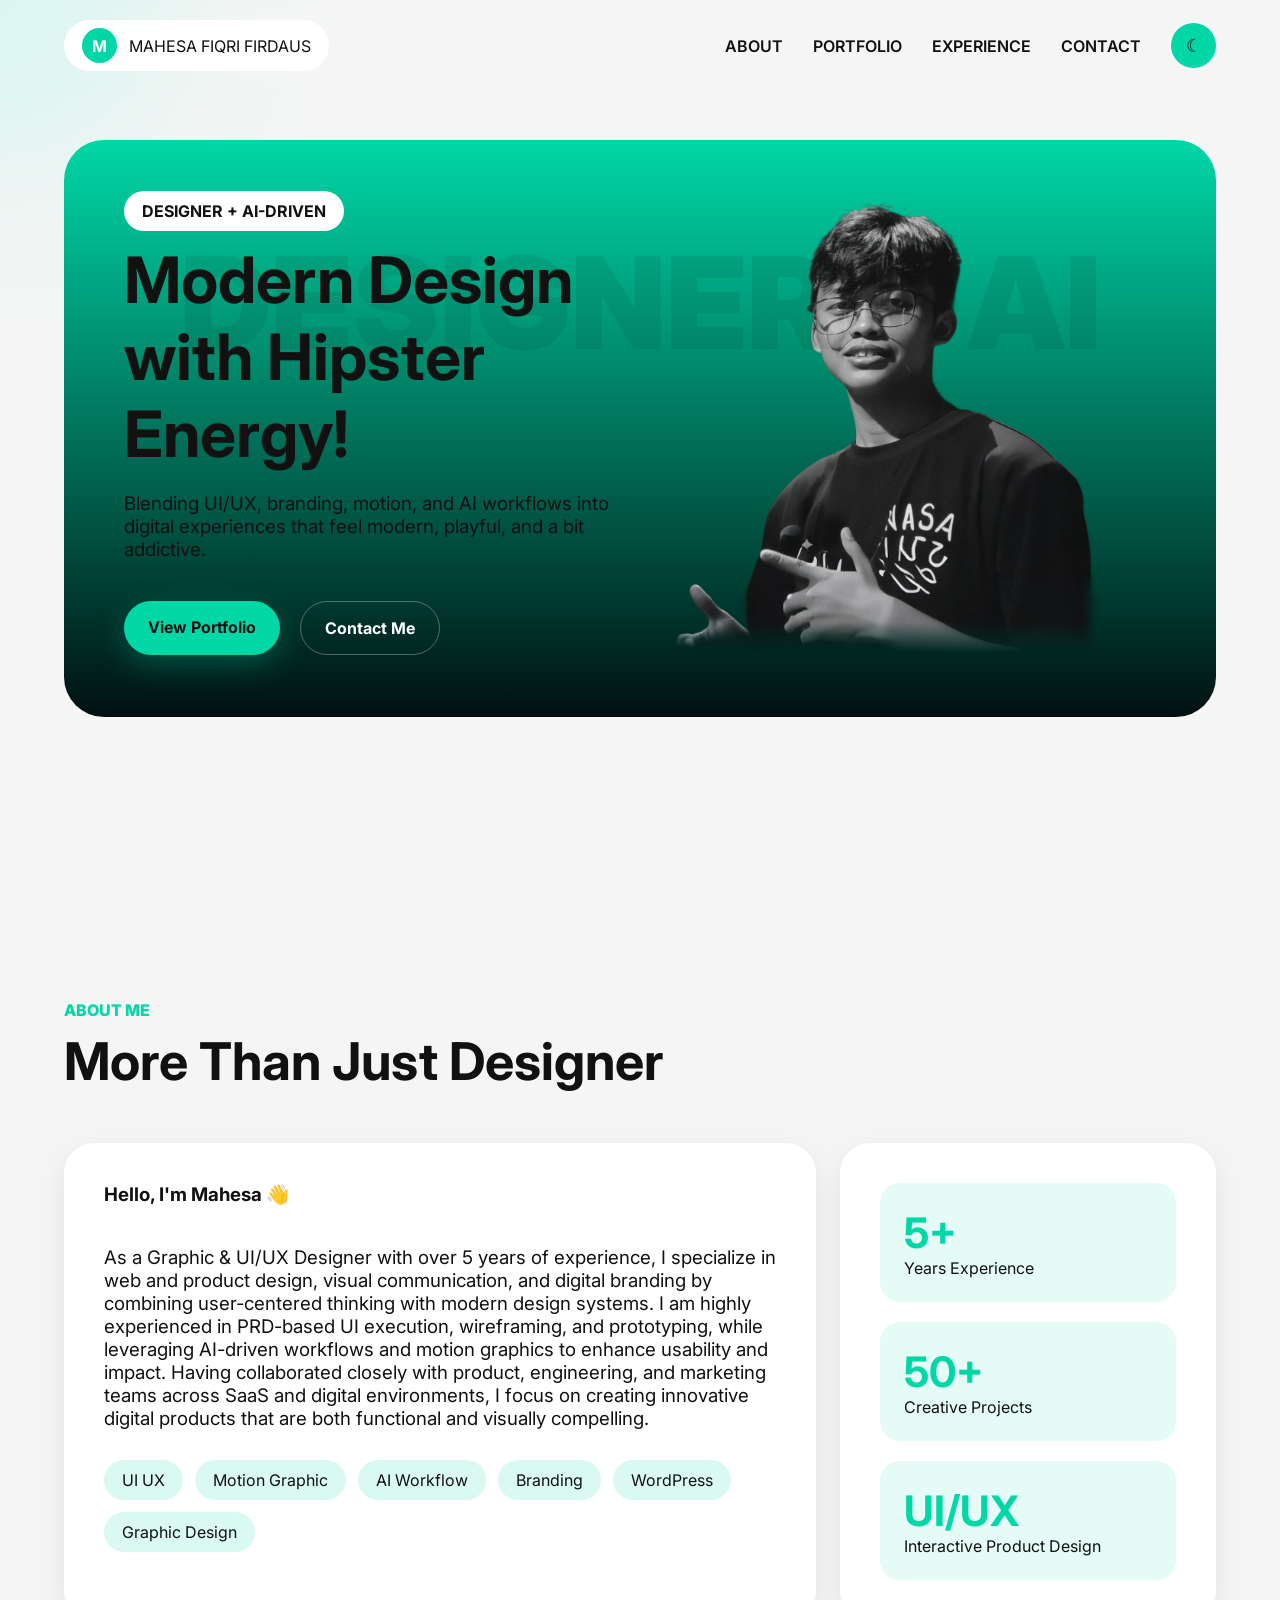
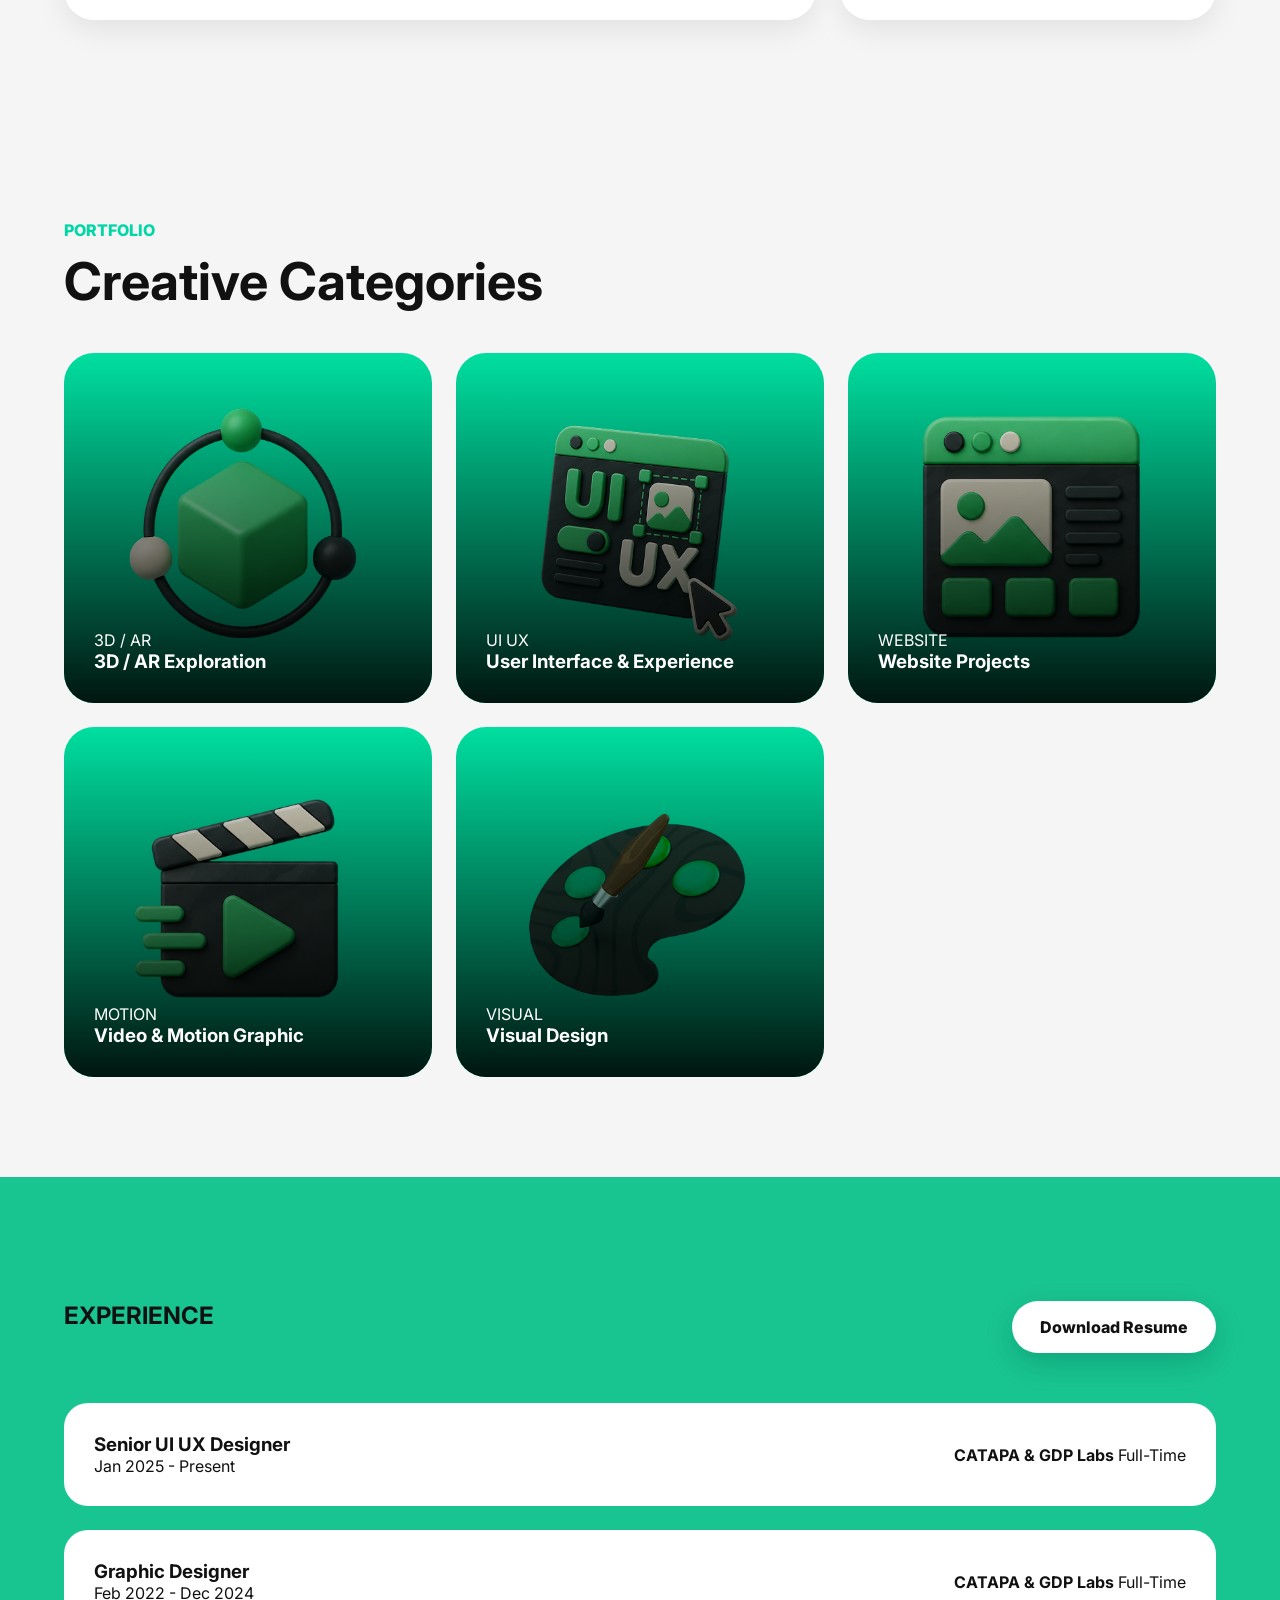
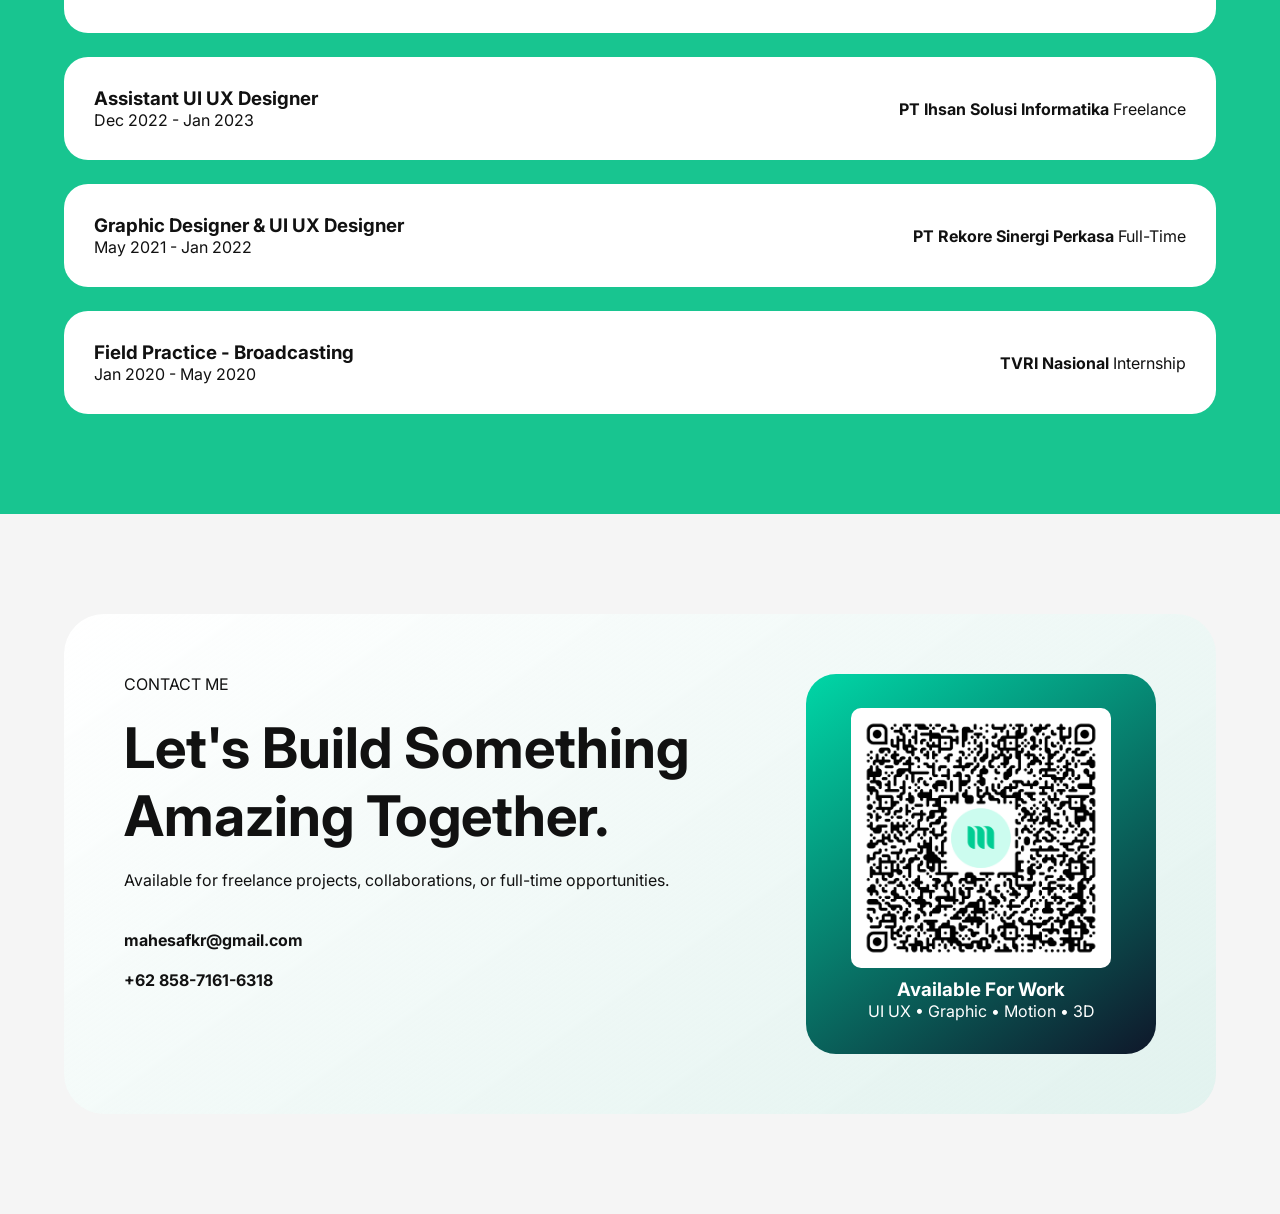
<file: index.html>
<!DOCTYPE html>
<html lang="en">

<head>
  <meta charset="UTF-8" />

  <meta name="viewport" content="width=device-width, initial-scale=1.0" />

  <title>Mahesa Portfolio</title>

  <!-- CSS -->
  <link rel="stylesheet" href="style.css" />

  <!-- FONT -->
  <link rel="preconnect" href="https://fonts.googleapis.com" />

  <link href="https://fonts.googleapis.com/css2?family=Inter:wght@300;400;500;600;700;800;900&display=swap"
    rel="stylesheet" />
</head>

<body>

  <div class="cursor-glow"></div>

  <!-- NAVBAR -->

  <header class="navbar">

    <a href="index.html" class="logo-wrap">
      <div class="logo-circle">M</div>

      <span>MAHESA FIQRI FIRDAUS</span>
    </a>

    <nav class="nav-links">
      
      <a href="#about">ABOUT</a>

      <a href="#portfolio">PORTFOLIO</a>

      <a href="#experience">EXPERIENCE</a>

      <a href="#contact">CONTACT</a>

      <button id="themeToggle" class="theme-btn">
        ☾
      </button>

    </nav>

  </header>

  <!-- HERO -->

  <section class="hero">

    <div class="hero-bg-text">
      DESIGNER + AI
    </div>

    <div class="hero-content">

      <div class="hero-left">

        <span class="hero-tag">
          DESIGNER + AI-DRIVEN
        </span>

        <h1>
          Modern Design with Hipster Energy!
        </h1>

        <h3 style="font-weight: normal;">
          Blending UI/UX, branding, motion, and AI workflows into digital experiences that feel modern, playful, and a bit addictive.
        </H3>

        <div class="hero-buttons">

          <a href="#portfolio" class="primary-btn">
            View Portfolio
          </a>

          <a href="#contact" class="secondary-btn">
            Contact Me
          </a>

        </div>

      </div>

      <div class="hero-right">

        <img src="assets/images/hero.png" alt="hero">

      </div>

    </div>

  </section>

  <!-- ABOUT -->

  <section id="about" class="section">

    <div class="section-header">

      <span>ABOUT ME</span>

      <h2>
        More Than Just Designer
      </h2>

    </div>

    <div class="about-grid">

      <div class="glass-card">

        <h3>Hello, I'm Mahesa 👋</h3>
        <br>
        <br>
        <h3 style="font-weight: normal;">
          As a Graphic & UI/UX Designer with over 5 years of experience, I specialize in web and product design, visual communication, and digital branding by combining user-centered thinking with modern design systems. I am highly experienced in PRD-based UI execution, wireframing, and prototyping, while leveraging AI-driven workflows and motion graphics to enhance usability and impact. Having collaborated closely with product, engineering, and marketing teams across SaaS and digital environments, I focus on creating innovative digital products that are both functional and visually compelling.
        </h3>


        <div class="skill-tags">

          <span>UI UX</span>
          <span>Motion Graphic</span>
          <span>AI Workflow</span>
          <span>Branding</span>
          <span>WordPress</span>
          <span>Graphic Design</span>

        </div>

      </div>

      <div class="glass-card stats-card">

        <div class="stat-item">
          <h4>5+</h4>
          <p>Years Experience</p>
        </div>

        <div class="stat-item">
          <h4>50+</h4>
          <p>Creative Projects</p>
        </div>

        <div class="stat-item">
          <h4>UI/UX</h4>
          <p>Interactive Product Design</p>
        </div>

      </div>

    </div>

  </section>

  <!-- PORTFOLIO -->

 <section id="portfolio" class="section">

  <div class="section-header">

    <span>PORTFOLIO</span>

    <h2>
      Creative Categories
    </h2>

  </div>

  <div class="portfolio-grid">

    <a href="portfolio-3d.html" class="portfolio-card">

      <img src="assets/images/3d-cover.jpg" alt="">

      <div class="portfolio-overlay">

        <span>3D / AR</span>

        <h3>3D / AR Exploration</h3>

      </div>

    </a>

    <a href="portfolio-uiux.html" class="portfolio-card">

      <img src="assets/images/uiux-cover.jpg" alt="">

      <div class="portfolio-overlay">

        <span>UI UX</span>

        <h3>User Interface & Experience</h3>

      </div>

    </a>

    <a href="portfolio-website.html" class="portfolio-card">

      <img src="assets/images/website-cover.jpg" alt="">

      <div class="portfolio-overlay">

        <span>WEBSITE</span>

        <h3>Website Projects</h3>

      </div>

    </a>

    <a href="portfolio-motion.html" class="portfolio-card">

      <img src="assets/images/motion-cover.jpg" alt="">

      <div class="portfolio-overlay">

        <span>MOTION</span>

        <h3>Video & Motion Graphic</h3>

      </div>

    </a>

    <a href="portfolio-visual.html" class="portfolio-card">

      <img src="assets/images/visual-cover.jpg" alt="">

      <div class="portfolio-overlay">

        <span>VISUAL</span>

        <h3>Visual Design</h3>

      </div>

    </a>

  </div>

</section>

  <!-- EXPERIENCE -->

<!-- EXPERIENCE -->

<section id="experience" class="section experience-section">

  <div class="experience-top">

    <h1>
      EXPERIENCE
    </h1>

    <div class="experience-action">

  <a href="assets/images/Mahesa-Fiqri-Resume-2026.pdf"
     download
     class="resume-btn">

    Download Resume

  </a>

</div>

  </div>

  <div class="experience-list">

    <!-- EXPERIENCE 1 -->

    <div class="experience-card">

      <div>

        <h3>Senior UI UX Designer</h3>

        <p>Jan 2025 - Present</p>

      </div>

      <div class="exp-right">

        <strong>CATAPA & GDP Labs</strong>

        <span>Full-Time</span>

      </div>

    </div>

    <!-- EXPERIENCE 2 -->

    <div class="experience-card">

      <div>

        <h3>Graphic Designer</h3>

        <p>Feb 2022 - Dec 2024</p>

      </div>

      <div class="exp-right">

        <strong>CATAPA & GDP Labs</strong>

        <span>Full-Time</span>

      </div>

    </div>

    <!-- EXPERIENCE 3 -->

    <div class="experience-card">

      <div>

        <h3>Assistant UI UX Designer</h3>

        <p>Dec 2022 - Jan 2023</p>

      </div>

      <div class="exp-right">

        <strong>PT Ihsan Solusi Informatika</strong>

        <span>Freelance</span>

      </div>

    </div>

        <!-- EXPERIENCE 4 -->

    <div class="experience-card">

      <div>

        <h3>Graphic Designer & UI UX Designer</h3>

        <p>May 2021 - Jan 2022</p>

      </div>

      <div class="exp-right">

        <strong>PT Rekore Sinergi Perkasa</strong>

        <span>Full-Time</span>

      </div>

    </div>

    <!-- EXPERIENCE 5 -->

    <div class="experience-card">

      <div>

        <h3>Field Practice - Broadcasting</h3>

        <p>Jan 2020 - May 2020</p>

      </div>

      <div class="exp-right">

        <strong>TVRI Nasional</strong>

        <span>Internship</span>

      </div>

    </div>

  </div>

</section>

  <!-- CONTACT -->

  <section id="contact" class="section contact-section">

    <div class="contact-box">

      <div class="contact-left">

        <span>CONTACT ME</span>

        <h2>
          Let's Build Something Amazing Together.
        </h2>

        <p>
          Available for freelance projects, collaborations, or full-time opportunities.
        </p>

        <div class="contact-links"
        target="_blank"
   class="contact-btn">

          <a href="mailto:mahesafkr@gmail.com">
            mahesafkr@gmail.com
          </a>

          <a href="https://wa.me/6285871616318"
          target="_blank"
   class="contact-btn">
            +62 858-7161-6318
          </a>

        </div>

      </div>

      <div class="contact-right">

        <div class="contact-card-3d">

          <img
            src="assets/images/qr-contact.png"
            alt="QR Contact"
            class="qr-image">

          <h3>
            Available For Work
          </h3>

          <p>
            UI UX • Graphic • Motion • 3D
          </p>

        </div>

      </div>

    </div>

  </section>

  <!-- JS -->
  <script src="script.js"></script>

</body>

</html>
</file>
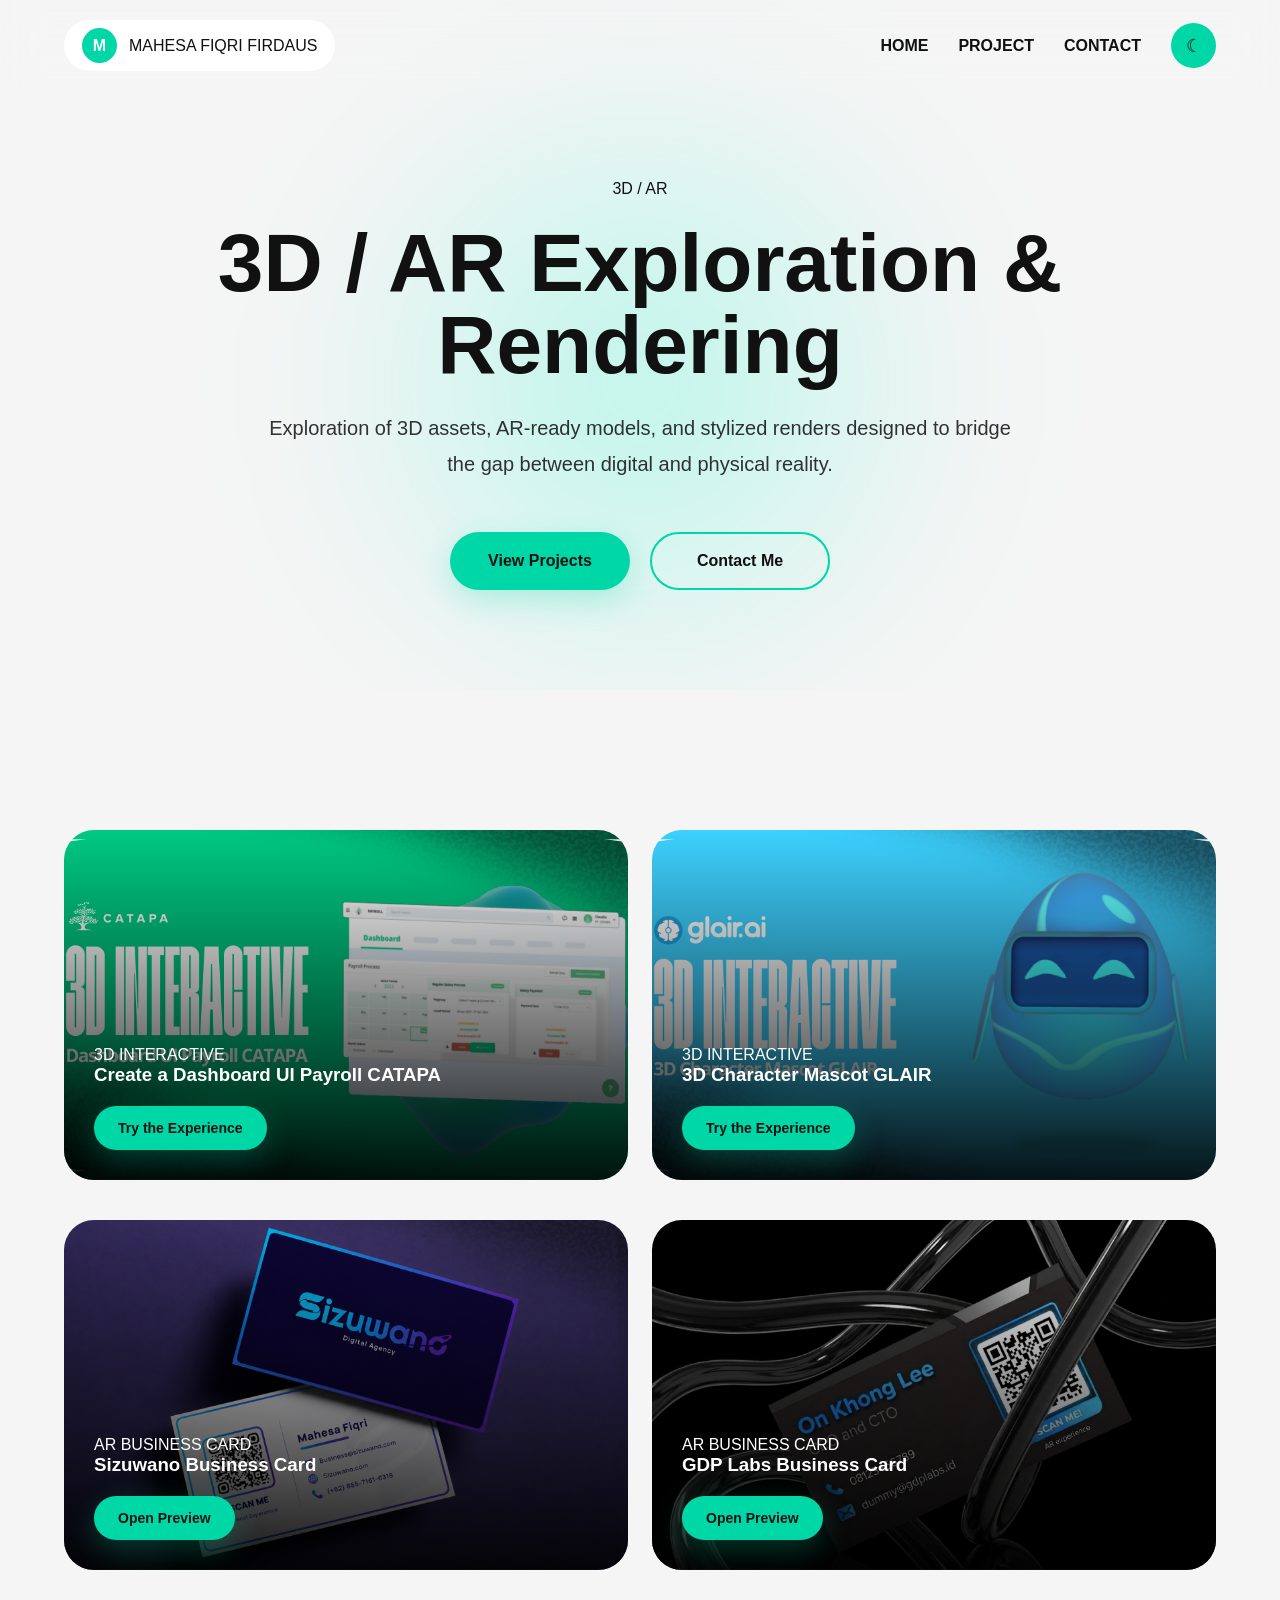
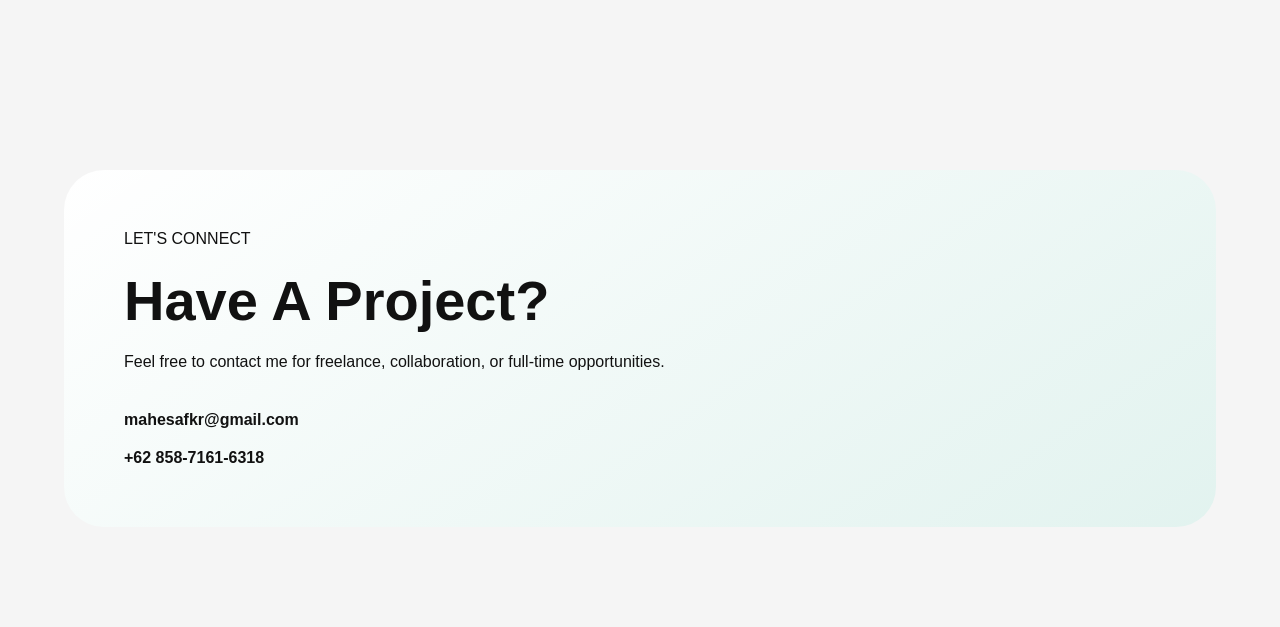
<file: portfolio-3d.html>
<!DOCTYPE html>
<html lang="en">

<head>
  <meta charset="UTF-8">

  <meta name="viewport" content="width=device-width, initial-scale=1.0">

  <title>3D Portfolio</title>

  <link rel="stylesheet" href="style.css">
</head>

<body>

<!-- NAVBAR -->

  <header class="navbar">

    <a href="index.html" class="logo-wrap">
      <div class="logo-circle">M</div>

      <span>MAHESA FIQRI FIRDAUS</span>
    </a>

    <nav class="nav-links">
      
      <a href="index.html">HOME</a>

      <a href="#projects">PROJECT</a>

      <a href="#contact">CONTACT</a>

      <button id="themeToggle" class="theme-btn">
        ☾
      </button>

    </nav>

  </header>

 <!-- HERO -->

  <section class="portfolio-page-hero">

  <div class="portfolio-hero-content">

    <span class="portfolio-label">
      3D / AR
    </span>

    <h1>
      3D / AR Exploration & Rendering
    </h1>

    <p>
      Exploration of 3D assets, AR-ready models, and stylized renders designed to bridge the gap between digital and physical reality.
    </p>

    <div class="portfolio-hero-buttons">

  <a href="#projects" class="hero-btn primary-btn">
    View Projects
  </a>

  <a href="#contact" class="hero-btn secondary-hero-btn">
    Contact Me
  </a>

</div>

  </div>

  <div class="portfolio-hero-glow"></div>

</section>

<!-- PROJECTS -->

  <section id="projects" class="section">

    <div class="portfolio-grid">

      <div class="portfolio-card">

        <img src="assets/images/3d1.jpg" alt="">

        <div class="portfolio-overlay">

          <span>3D INTERACTIVE</span>

          <h3>Create a Dashboard UI Payroll CATAPA</h3>

          <div class="card-button-wrap">

            <a href="https://my.spline.design/payrollcatapa-845b957aec648958ae24145199361792/" class="card-btn" target="_blank">
              Try the Experience
            </a>

          </div>

        </div>

      </div>

      <div class="portfolio-card">

        <img src="assets/images/3d2.jpg" alt="">

        <div class="portfolio-overlay">

          <span>3D INTERACTIVE</span>

          <h3>3D Character Mascot GLAIR</h3>

          <div class="card-button-wrap">

            <a href="https://my.spline.design/untitled-bc30ef55e41f7497d8e08ea57cddc4ce/" class="card-btn" target="_blank">
              Try the Experience
            </a>

          </div>

        </div>

      </div>

    </div>

    <!-- SECTION ROW 2 -->

    <div class="portfolio-grid">

      <div class="portfolio-card">

        <img src="assets/images/ar1.jpg" alt="">

        <div class="portfolio-overlay">

          <span>AR BUSINESS CARD</span>

          <h3>Sizuwano Business Card</h3>

          <div class="card-button-wrap">

            <a href="assets/images/SizuwanoAR.jpg"
              target="_blank"
              class="card-btn">

              Open Preview

            </a>

          </div>

        </div>

      </div>

      <div class="portfolio-card">

        <img src="assets/images/ar2.jpg" alt="">

        <div class="portfolio-overlay">

          <span>AR BUSINESS CARD</span>

          <h3>GDP Labs Business Card</h3>

          <div class="card-button-wrap">

            <a href="assets/images/GDPLabsAR.jpg"
              target="_blank"
              class="card-btn">

              Open Preview

            </a>

          </div>

        </div>

      </div>

    </div>

  </section>

<!-- CONTACT -->

  <section id="contact" class="section">

    <div class="contact-box">

      <div class="contact-left">

        <span>LET'S CONNECT</span>

        <h2>
          Have A Project?
        </h2>

        <p>
          Feel free to contact me for freelance, collaboration,
          or full-time opportunities.
        </p>

        <div class="contact-links"
        target="_blank"
   class="contact-btn">

          <a href="mailto:mahesafkr@gmail.com">
            mahesafkr@gmail.com
          </a>

          <a href="https://wa.me/6285871616318"
          target="_blank"
   class="contact-btn">
            +62 858-7161-6318
          </a>

        </div>

      </div>

    </div>

  </section>

<script src="script.js"></script>

</body>

</html>
</file>
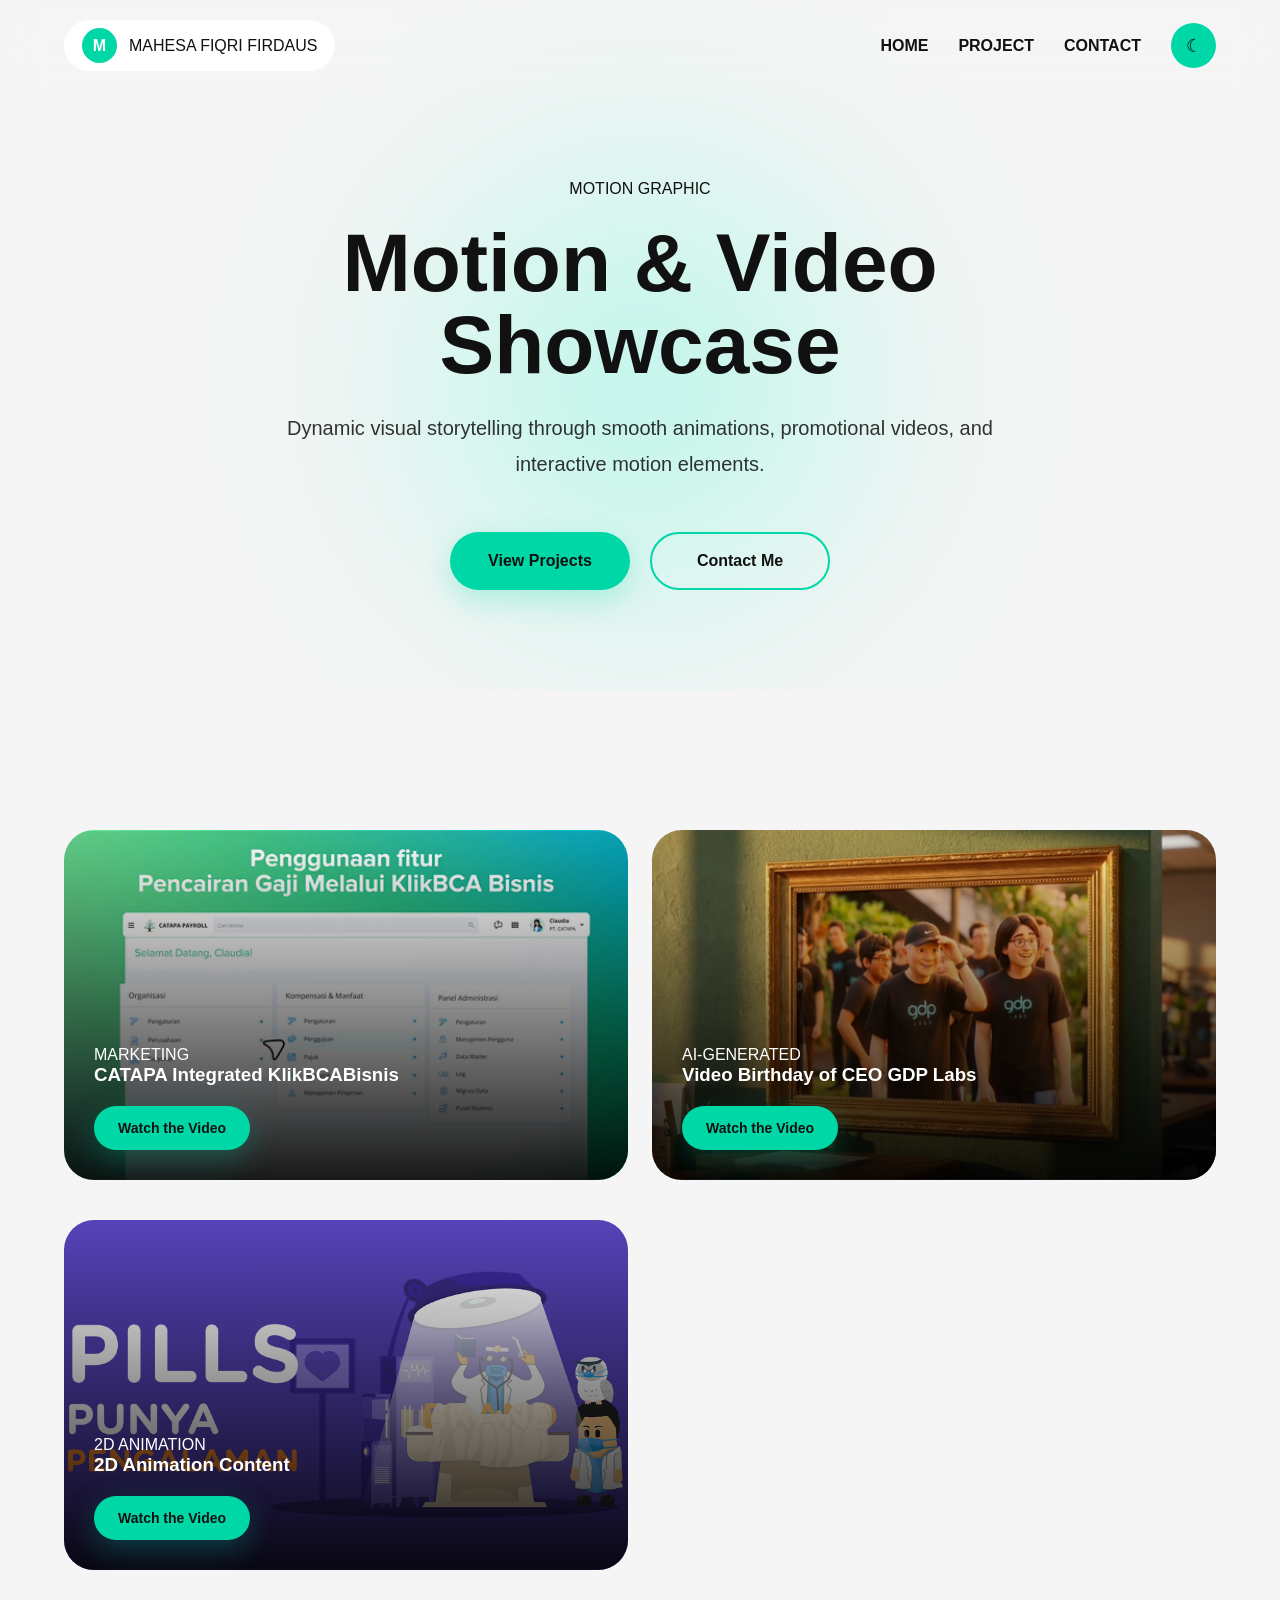
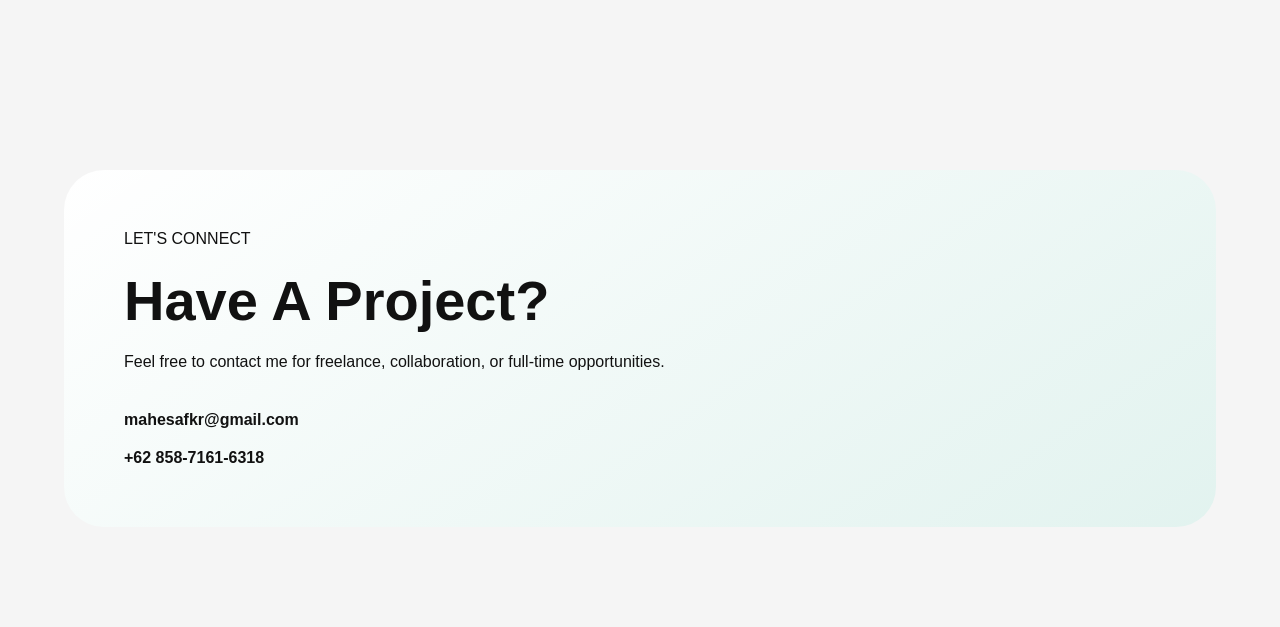
<file: portfolio-motion.html>
<!DOCTYPE html>
<html lang="en">

<head>
  <meta charset="UTF-8">

  <meta name="viewport" content="width=device-width, initial-scale=1.0">

  <title>Motion Graphic</title>

  <link rel="stylesheet" href="style.css">
</head>

<body>

<!-- NAVBAR -->

  <header class="navbar">

    <a href="index.html" class="logo-wrap">
      <div class="logo-circle">M</div>

      <span>MAHESA FIQRI FIRDAUS</span>
    </a>

    <nav class="nav-links">
      
      <a href="index.html">HOME</a>
      
      <a href="#projects">PROJECT</a>

      <a href="#contact">CONTACT</a>

      <button id="themeToggle" class="theme-btn">
        ☾
      </button>

    </nav>

  </header>

 <!-- HERO -->

  <section class="portfolio-page-hero">

  <div class="portfolio-hero-content">

    <span class="portfolio-label">
      MOTION GRAPHIC
    </span>

    <h1>
      Motion & Video Showcase
    </h1>

    <p>
      Dynamic visual storytelling through smooth animations, promotional videos, and interactive motion elements.
    </p>

    <div class="portfolio-hero-buttons">

  <a href="#projects" class="hero-btn primary-btn">
    View Projects
  </a>

  <a href="#contact" class="hero-btn secondary-hero-btn">
    Contact Me
  </a>

</div>

  </div>

  <div class="portfolio-hero-glow"></div>

</section>

  <!-- PROJECTS -->

  <section id="projects" class="section">

    <div class="portfolio-grid">

      <div class="portfolio-card">

        <img src="assets/images/motion1.jpg" alt="">

        <div class="portfolio-overlay">

          <span>MARKETING</span>

          <h3>CATAPA Integrated KlikBCABisnis</h3>

          <div class="card-button-wrap">

            <a href="https://drive.google.com/file/d/1TdJQX0PRFFna_dckySl8yyxn9LVxo1RU/view?usp=sharing" class="card-btn" target="_blank">
              Watch the Video
            </a>

          </div>

        </div>

      </div>

      <div class="portfolio-card">

        <img src="assets/images/motion2.jpg" alt="">

        <div class="portfolio-overlay">

          <span>AI-GENERATED</span>

          <h3>Video Birthday of CEO GDP Labs</h3>

          <div class="card-button-wrap">

            <a href="https://drive.google.com/file/d/1P99bpx4cswfnihEjxAcIY_nc-CwQgceC/view" class="card-btn" target="_blank">
              Watch the Video
            </a>

          </div>

        </div>

      </div>

    </div>

    <!-- Ini Row kedua -->
    <div class="portfolio-grid"> 
      <div class="portfolio-card">

        <img src="assets/images/motion3.jpg" alt="">

        <div class="portfolio-overlay">

          <span>2D ANIMATION</span>

          <h3>2D Animation Content</h3>

          <div class="card-button-wrap">

            <a href="https://www.youtube.com/@pillspunyapengalaman1716" class="card-btn" target="_blank">
              Watch the Video
            </a>

          </div>

        </div>

      </div>

      <div class="portfolio-card">

        <!-- <img src="assets/images/motion2.jpg" alt="">

        <div class="portfolio-overlay">

          <span>AI-DRIVEN</span>

          <h3>Video Birthday of CEO GDP Labs</h3>

          <div class="card-button-wrap">

            <a href="https://drive.google.com/file/d/1P99bpx4cswfnihEjxAcIY_nc-CwQgceC/view" class="card-btn" target="_blank">
              Watch the Video
            </a>

          </div>

        </div> -->

      </div>

    </div>

    </div>

    

  </section>


<!-- CONTACT --> 

  <section id="contact" class="section">

    <div class="contact-box">

      <div class="contact-left">

        <span>LET'S CONNECT</span>

        <h2>
          Have A Project?
        </h2>

        <p>
          Feel free to contact me for freelance, collaboration,
          or full-time opportunities.
        </p>

        <div class="contact-links"
        target="_blank"
   class="contact-btn">

          <a href="mailto:mahesafkr@gmail.com">
            mahesafkr@gmail.com
          </a>

          <a href="https://wa.me/6285871616318"
          target="_blank"
   class="contact-btn">
            +62 858-7161-6318
          </a>

        </div>

      </div>

    </div>

  </section>

<script src="script.js"></script>

</body>

</html>
</file>
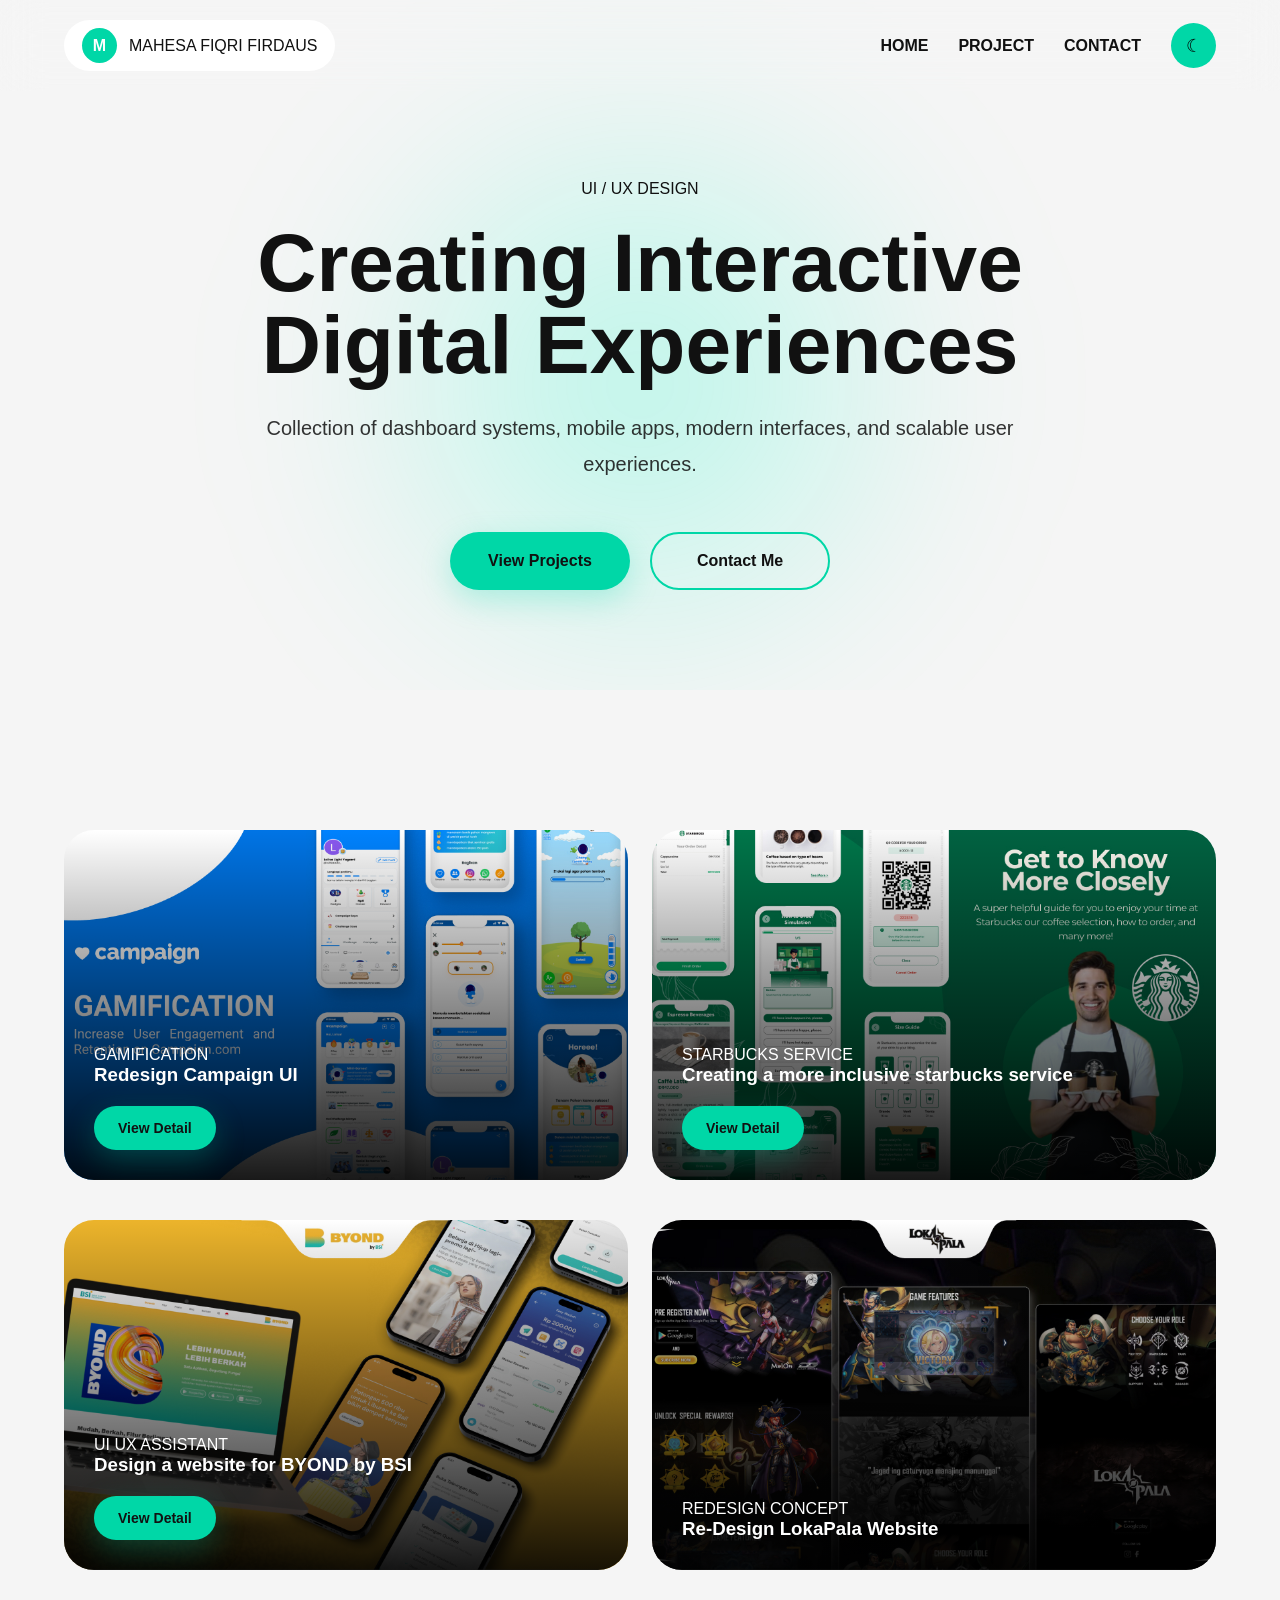
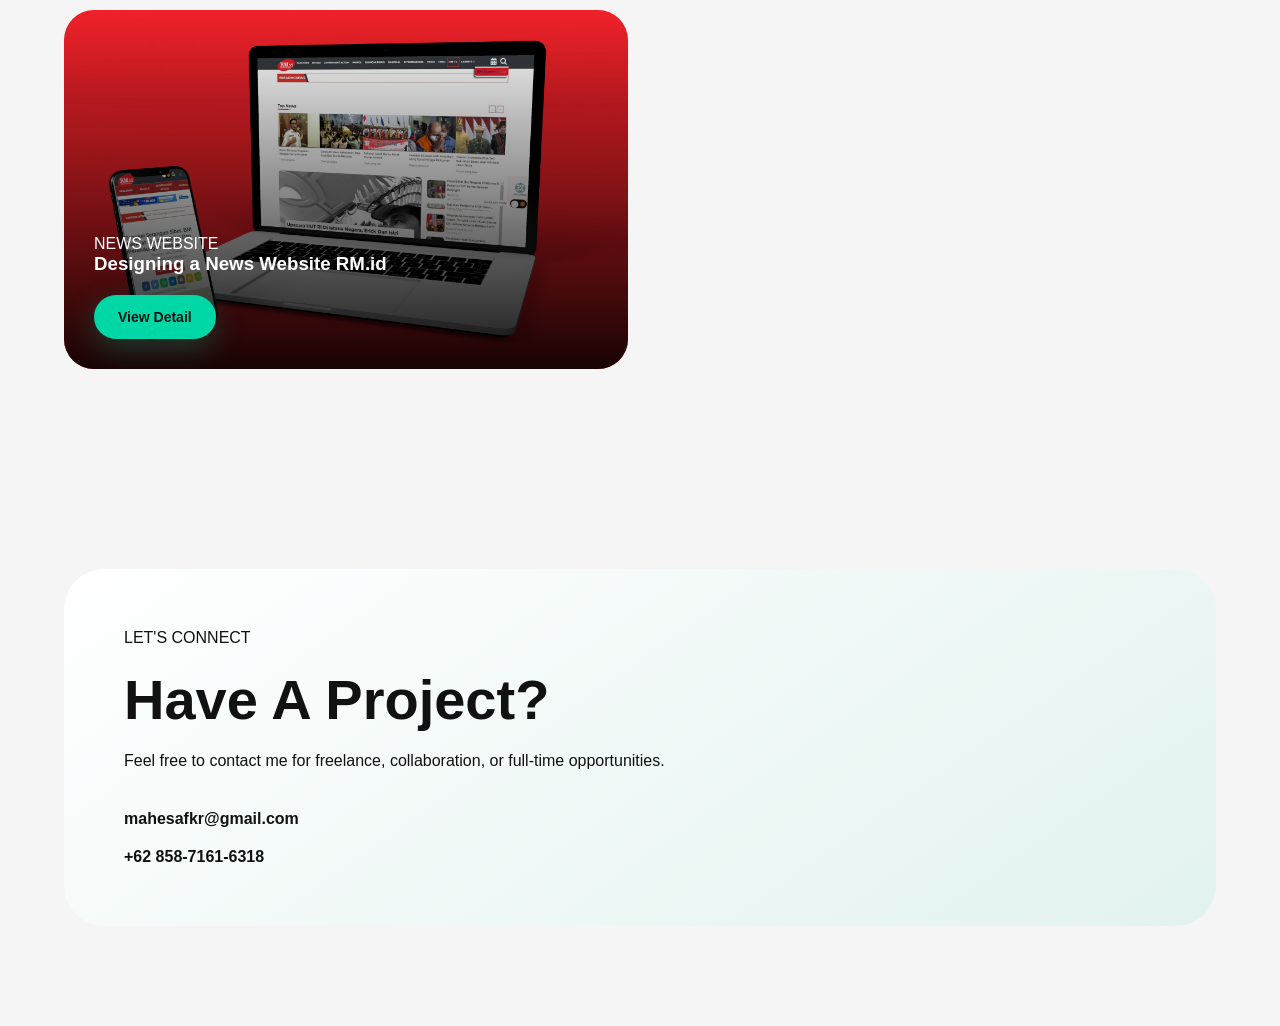
<file: portfolio-uiux.html>
<!DOCTYPE html>
<html lang="en">

<head>
  <meta charset="UTF-8">
  <meta name="viewport" content="width=device-width, initial-scale=1.0">

  <title>UI UX Portfolio</title>

  <link rel="stylesheet" href="style.css">
</head>

<body>

  <!-- NAVBAR -->

  <header class="navbar">

    <a href="index.html" class="logo-wrap">
      <div class="logo-circle">M</div>

      <span>MAHESA FIQRI FIRDAUS</span>
    </a>

    <nav class="nav-links">
      
      <a href="index.html">HOME</a>

      <a href="#projects">PROJECT</a>

      <a href="#contact">CONTACT</a>

      <button id="themeToggle" class="theme-btn">
        ☾
      </button>

    </nav>

  </header>

  <!-- HERO -->

<section class="portfolio-page-hero">

  <div class="portfolio-hero-content">

    <span class="portfolio-label">
      UI / UX DESIGN
    </span>

    <h1>
      Creating Interactive <br>
      Digital Experiences
    </h1>

    <p>
      Collection of dashboard systems, mobile apps,
      modern interfaces, and scalable user experiences.
    </p>

    <div class="portfolio-hero-buttons">

  <a href="#projects" class="hero-btn primary-btn">
    View Projects
  </a>

  <a href="#contact" class="hero-btn secondary-hero-btn">
    Contact Me
  </a>

</div>

  </div>

  <div class="portfolio-hero-glow"></div>

</section>

  <!-- PROJECTS -->

  <section id="projects" class="section">

    <div class="portfolio-grid">

      <div class="portfolio-card">

        <img src="assets/images/uiux1.jpg" alt="">

        <div class="portfolio-overlay">

          <span>GAMIFICATION</span>

          <h3>Redesign Campaign UI</h3>

          <div class="card-button-wrap">

            <a href="https://medium.com/@mahesafkr/ux-case-study-using-gamification-increase-user-engagement-and-retention-on-campaign-app-726489eb0ada" class="card-btn" target="_blank" >
              View Detail
            </a>

          </div>

        </div>

      </div>

      <div class="portfolio-card">

        <img src="assets/images/uiux2.jpg" alt="">

        <div class="portfolio-overlay">

          <span>STARBUCKS SERVICE</span>

          <h3>Creating a more inclusive starbucks service</h3>

          <div class="card-button-wrap">

            <a href="https://medium.com/@jejen-alimudin/case-study-creating-a-more-inclusive-starbucks-service-6031fbd30414" class="card-btn" target="_blank">
              View Detail
            </a>

          </div>

        </div>

      </div>

    </div>

    <!-- PROJECT ROW KEDUA -->

    <div class="portfolio-grid">

      <div class="portfolio-card">

        <img src="assets/images/uiux3.jpg" alt="">

        <div class="portfolio-overlay">

          <span>UI UX ASSISTANT</span>

          <h3>Design a website for BYOND by BSI</h3>

          <div class="card-button-wrap">

            <a href="https://www.bankbsi.co.id/byond" class="card-btn" target="_blank" >
              View Detail
            </a>

          </div>

        </div>

      </div>

      <div class="portfolio-card">

        <img src="assets/images/uiux4.jpg" alt="">

        <div class="portfolio-overlay">

          <span>REDESIGN CONCEPT</span>

          <h3>Re-Design LokaPala Website</h3>

          <!-- <div class="card-button-wrap">

            <a href="https://medium.com/@jejen-alimudin/case-study-creating-a-more-inclusive-starbucks-service-6031fbd30414" class="card-btn" target="_blank">
              View Detail
            </a>

          </div> -->

        </div>

      </div>

    </div>

    <!-- PROJECT ROW KETIGA -->

    <div class="portfolio-grid">

      <div class="portfolio-card">

        <img src="assets/images/uiux5.jpg" alt="">

        <div class="portfolio-overlay">

          <span>NEWS WEBSITE</span>

          <h3>Designing a News Website RM.id</h3>

          <div class="card-button-wrap">

            <a href="https://rm.id" class="card-btn" target="_blank" >
              View Detail
            </a>

          </div>

        </div>

      </div>

      <div class="portfolio-card">

        <!-- <img src="assets/images/uiux4.jpg" alt="">

        <div class="portfolio-overlay">

          <span>REDESIGN CONCEPT</span>

          <h3>Re-Design LokaPala Website</h3>

          <div class="card-button-wrap">

            <a href="https://medium.com/@jejen-alimudin/case-study-creating-a-more-inclusive-starbucks-service-6031fbd30414" class="card-btn" target="_blank">
              View Detail
            </a>

          </div>

        </div> -->

      </div>

    </div>

</section>

  

  <!-- CONTACT -->

  <section id="contact" class="section">

    <div class="contact-box">

      <div class="contact-left">

        <span>LET'S CONNECT</span>

        <h2>
          Have A Project?
        </h2>

        <p>
          Feel free to contact me for freelance, collaboration,
          or full-time opportunities.
        </p>

        <div class="contact-links"
        target="_blank"
   class="contact-btn">

          <a href="mailto:mahesafkr@gmail.com">
            mahesafkr@gmail.com
          </a>

          <a href="https://wa.me/6285871616318"
          target="_blank"
   class="contact-btn">
            +62 858-7161-6318
          </a>

        </div>

      </div>

    </div>

  </section>

  <script src="script.js"></script>

</body>

</html>
</file>
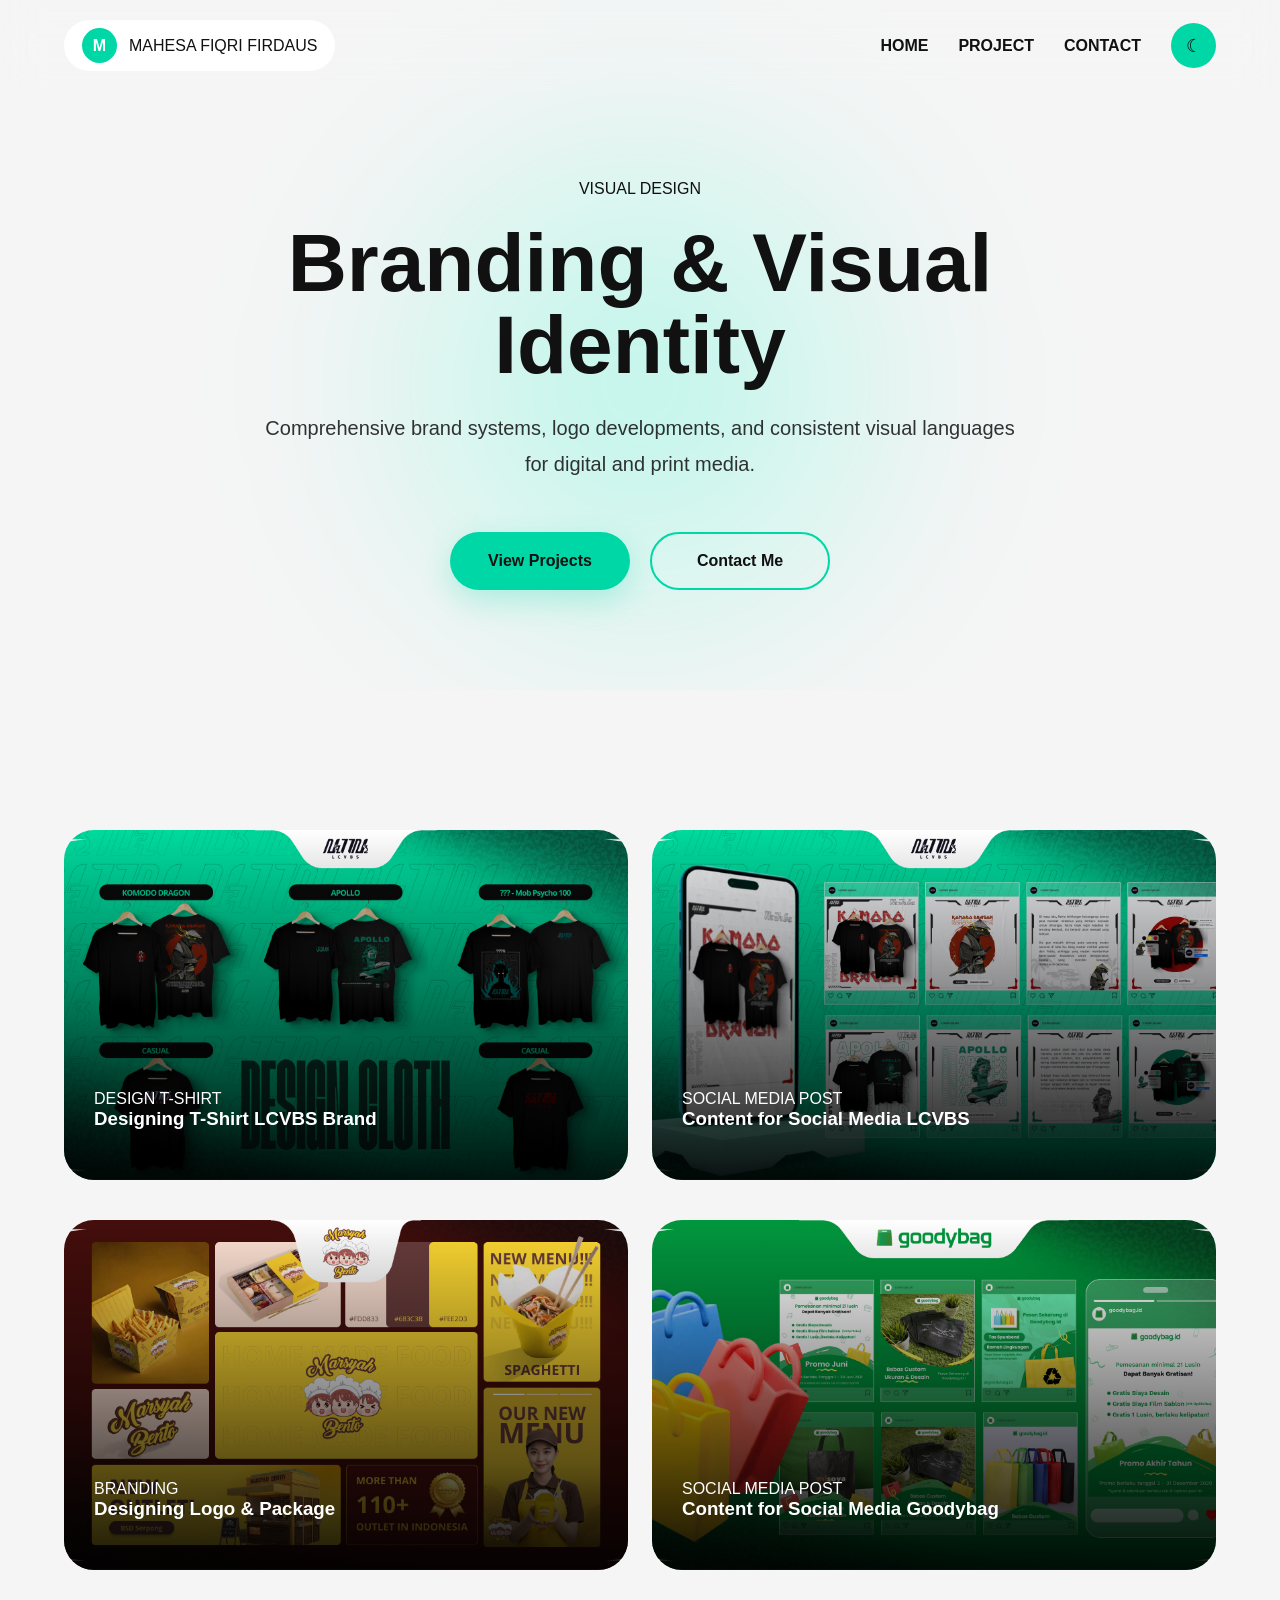
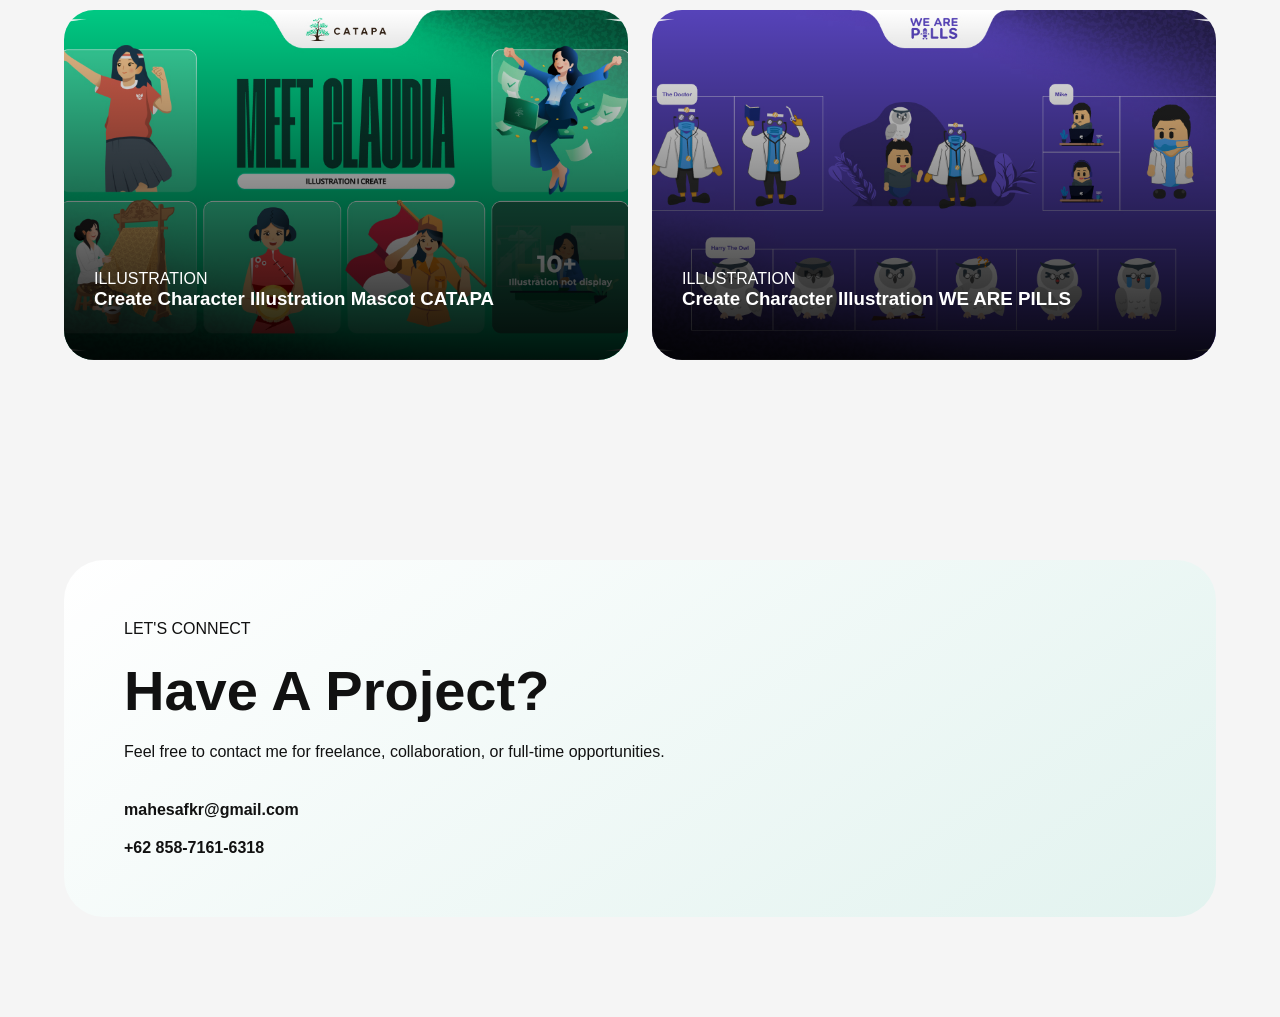
<file: portfolio-visual.html>
<!DOCTYPE html>
<html lang="en">

<head>
  <meta charset="UTF-8">

  <meta name="viewport" content="width=device-width, initial-scale=1.0">

  <title>Visual Design</title>

  <link rel="stylesheet" href="style.css">
</head>

<body>

<!-- NAVBAR -->

  <header class="navbar">

    <a href="index.html" class="logo-wrap">
      <div class="logo-circle">M</div>

      <span>MAHESA FIQRI FIRDAUS</span>
    </a>

    <nav class="nav-links">
      
      <a href="index.html">HOME</a>

      <a href="#projects">PROJECT</a>

      <a href="#contact">CONTACT</a>

      <button id="themeToggle" class="theme-btn">
        ☾
      </button>

    </nav>

  </header>

 <!-- HERO -->

  <section class="portfolio-page-hero">

  <div class="portfolio-hero-content">

    <span class="portfolio-label">
      VISUAL DESIGN
    </span>

    <h1>
      Branding & Visual Identity
    </h1>

    <p>
      Comprehensive brand systems, logo developments, and consistent visual languages for digital and print media.
    </p>

    <div class="portfolio-hero-buttons">

  <a href="#projects" class="hero-btn primary-btn">
    View Projects
  </a>

  <a href="#contact" class="hero-btn secondary-hero-btn">
    Contact Me
  </a>

</div>

  </div>

  <div class="portfolio-hero-glow"></div>

</section>

  <!-- PROJECTS -->

  <section id="projects" class="section">

    <div class="portfolio-grid">

      <div class="portfolio-card">

        <img src="assets/images/visual1.jpg" alt="">

        <div class="portfolio-overlay">

          <span>DESIGN T-SHIRT</span>

          <h3>Designing T-Shirt LCVBS Brand</h3>

          <div class="card-button-wrap">

            <!-- <a href="https://drive.google.com/file/d/1TdJQX0PRFFna_dckySl8yyxn9LVxo1RU/view?usp=sharing" class="card-btn" target="_blank">
              Watch the Video
            </a> -->

          </div>

        </div>

      </div>

      <div class="portfolio-card">

        <img src="assets/images/visual2.jpg" alt="">

        <div class="portfolio-overlay">

          <span>SOCIAL MEDIA POST</span>

          <h3>Content for Social Media LCVBS</h3>

          <div class="card-button-wrap">

            <!-- <a href="https://drive.google.com/file/d/1P99bpx4cswfnihEjxAcIY_nc-CwQgceC/view" class="card-btn" target="_blank">
              Watch the Video
            </a> -->

          </div>

        </div>

      </div>

    </div>

    <div class="portfolio-grid">

      <div class="portfolio-card">

        <img src="assets/images/visual3.jpg" alt="">

        <div class="portfolio-overlay">

          <span>BRANDING</span>

          <h3>Designing Logo & Package</h3>

          <div class="card-button-wrap">

            <!-- <a href="https://drive.google.com/file/d/1TdJQX0PRFFna_dckySl8yyxn9LVxo1RU/view?usp=sharing" class="card-btn" target="_blank">
              Watch the Video
            </a> -->

          </div>

        </div>

      </div>

      <div class="portfolio-card">

        <img src="assets/images/visual4.jpg" alt="">

        <div class="portfolio-overlay">

          <span>SOCIAL MEDIA POST</span>

          <h3>Content for Social Media Goodybag</h3>

          <div class="card-button-wrap">

            <!-- <a href="https://drive.google.com/file/d/1P99bpx4cswfnihEjxAcIY_nc-CwQgceC/view" class="card-btn" target="_blank">
              Watch the Video
            </a> -->

          </div>

        </div>

      </div>

    </div>

    <div class="portfolio-grid">

      <div class="portfolio-card">

        <img src="assets/images/visual5.jpg" alt="">

        <div class="portfolio-overlay">

          <span>ILLUSTRATION</span>

          <h3>Create Character Illustration Mascot CATAPA</h3>

          <div class="card-button-wrap">

            <!-- <a href="https://drive.google.com/file/d/1TdJQX0PRFFna_dckySl8yyxn9LVxo1RU/view?usp=sharing" class="card-btn" target="_blank">
              Watch the Video
            </a> -->

          </div>

        </div>

      </div>

      <div class="portfolio-card">

        <img src="assets/images/visual6.jpg" alt="">

        <div class="portfolio-overlay">

          <span>ILLUSTRATION</span>

          <h3>Create Character Illustration WE ARE PILLS</h3>

          <div class="card-button-wrap">

            <!-- <a href="https://drive.google.com/file/d/1P99bpx4cswfnihEjxAcIY_nc-CwQgceC/view" class="card-btn" target="_blank">
              Watch the Video
            </a> -->

          </div>

        </div>

      </div>

    </div>

  </section>

<!-- CONTACT -->

  <section id="contact" class="section">

    <div class="contact-box">

      <div class="contact-left">

        <span>LET'S CONNECT</span>

        <h2>
          Have A Project?
        </h2>

        <p>
          Feel free to contact me for freelance, collaboration,
          or full-time opportunities.
        </p>

        <div class="contact-links"
        target="_blank"
   class="contact-btn">

          <a href="mailto:mahesafkr@gmail.com">
            mahesafkr@gmail.com
          </a>

          <a href="https://wa.me/6285871616318"
          target="_blank"
   class="contact-btn">
            +62 858-7161-6318
          </a>

        </div>

      </div>

    </div>

  </section>

<script src="script.js"></script>

</body>

</html>
</file>
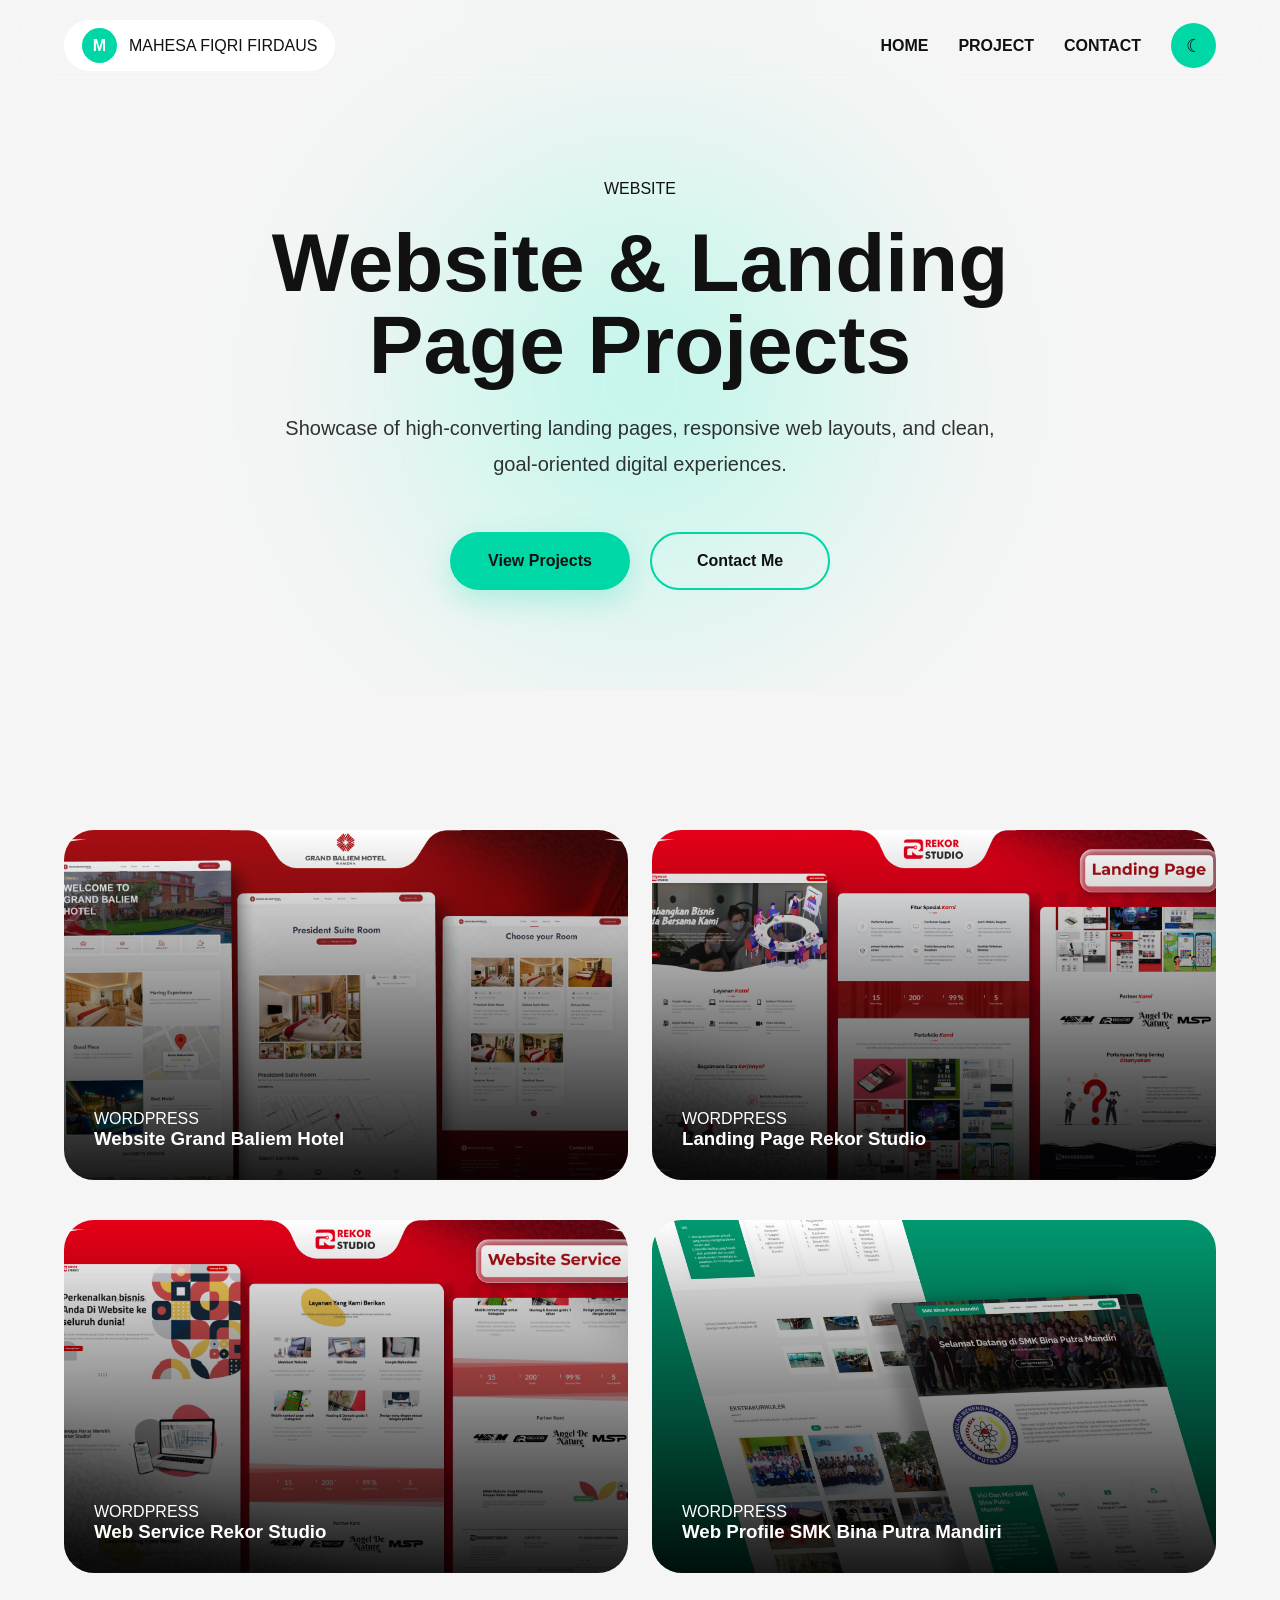
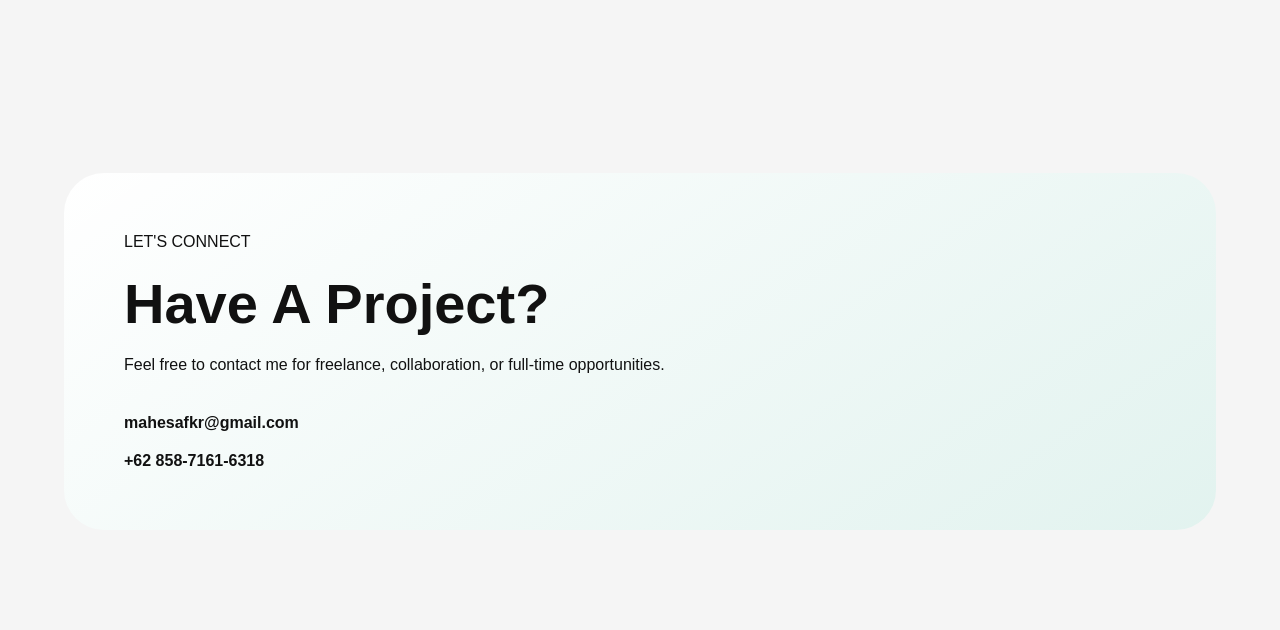
<file: portfolio-website.html>
<!DOCTYPE html>
<html lang="en">

<head>
  <meta charset="UTF-8">
  <meta name="viewport" content="width=device-width, initial-scale=1.0">

  <title>Website Portfolio</title>

  <link rel="stylesheet" href="style.css">
</head>

<body>

<!-- NAVBAR -->

  <header class="navbar">

    <a href="index.html" class="logo-wrap">
      <div class="logo-circle">M</div>

      <span>MAHESA FIQRI FIRDAUS</span>
    </a>

    <nav class="nav-links">
      
      <a href="index.html">HOME</a>

      <a href="#projects">PROJECT</a>

      <a href="#contact">CONTACT</a>

      <button id="themeToggle" class="theme-btn">
        ☾
      </button>

    </nav>

  </header>

 <!-- HERO -->

  <section class="portfolio-page-hero">

  <div class="portfolio-hero-content">

    <span class="portfolio-label">
      WEBSITE
    </span>

    <h1>
      Website & Landing Page Projects
    </h1>

    <p>
      Showcase of high-converting landing pages, responsive web layouts, and clean, goal-oriented digital experiences.
    </p>

    <div class="portfolio-hero-buttons">

  <a href="#projects" class="hero-btn primary-btn">
    View Projects
  </a>

  <a href="#contact" class="hero-btn secondary-hero-btn">
    Contact Me
  </a>

</div>

  </div>

  <div class="portfolio-hero-glow"></div>

</section>

<!-- PROJECTS -->

  <section id="projects" class="section">

    <div class="portfolio-grid">

      <div class="portfolio-card">

        <img src="assets/images/web1.jpg" alt="">

        <div class="portfolio-overlay">

          <span>WORDPRESS</span>

          <h3>Website Grand Baliem Hotel</h3>

          <!-- <div class="card-button-wrap">

            <a href="https://drive.google.com/file/d/1TdJQX0PRFFna_dckySl8yyxn9LVxo1RU/view?usp=sharing" class="card-btn" target="_blank">
              Watch the Video
            </a>

          </div> -->

        </div>

      </div>

      <div class="portfolio-card">

        <img src="assets/images/web3.jpg" alt="">

        <div class="portfolio-overlay">

          <span>WORDPRESS</span>

          <h3>Landing Page Rekor Studio</h3>

          <!-- <div class="card-button-wrap">

            <a href="https://rekorstudio.com/" class="card-btn" target="_blank">
              View Detail
            </a>

          </div> -->

        </div>

      </div>

    </div>

    <!-- SECTION ROW 2 -->

    <div class="portfolio-grid">

      <div class="portfolio-card">

        <img src="assets/images/web4.jpg" alt="">

        <div class="portfolio-overlay">

          <span>WORDPRESS</span>

          <h3>Web Service Rekor Studio</h3>

          <!-- <div class="card-button-wrap">

            <a href="https://drive.google.com/file/d/1TdJQX0PRFFna_dckySl8yyxn9LVxo1RU/view?usp=sharing" class="card-btn" target="_blank">
              Watch the Video
            </a>

          </div> -->

        </div>

      </div>

      <div class="portfolio-card">

        <img src="assets/images/web2.jpg" alt="">

        <div class="portfolio-overlay">

          <span>WORDPRESS</span>

          <h3>Web Profile SMK Bina Putra Mandiri</h3>

          <!-- <div class="card-button-wrap">

            <a href="https://rekorstudio.com/" class="card-btn" target="_blank">
              View Detail
            </a>

          </div> -->

        </div>

      </div>

    </div>

  </section>

<!-- CONTACT -->

  <section id="contact" class="section">

    <div class="contact-box">

      <div class="contact-left">

        <span>LET'S CONNECT</span>

        <h2>
          Have A Project?
        </h2>

        <p>
          Feel free to contact me for freelance, collaboration,
          or full-time opportunities.
        </p>

        <div class="contact-links"
        target="_blank"
   class="contact-btn">

          <a href="mailto:mahesafkr@gmail.com">
            mahesafkr@gmail.com
          </a>

          <a href="https://wa.me/6285871616318"
          target="_blank"
   class="contact-btn">
            +62 858-7161-6318
          </a>

        </div>

      </div>

    </div>

  </section>

<script src="script.js"></script>

</body>

</html>
</file>
<file: style.css>
*{
  margin:0;
  padding:0;
  box-sizing:border-box;
}

:root{
  --bg:#f5f5f5;
  --text:#111;
  --card:#ffffff;
  --primary:#00d7a7;
}

body.dark{
  --bg:#07111b;
  --text:#ffffff;
  --card:#101827;
  --primary:#00e5c3;
}

body{
  font-family:'Inter',sans-serif;
  background:var(--bg);
  color:var(--text);
  transition:.4s;
  overflow-x:hidden;
}

.cursor-glow{
  position:fixed;
  width:300px;
  height:300px;
  background:rgba(0,255,200,.15);
  border-radius:50%;
  filter:blur(100px);
  pointer-events:none;
  transform:translate(-50%,-50%);
  z-index:-1;
}

.navbar{
  position:fixed;
  width:100%;
  top:0;
  padding:20px 5%;
  display:flex;
  justify-content:space-between;
  align-items:center;
  z-index:999;
  backdrop-filter:blur(20px);
}

.logo-wrap{
  display:flex;
  align-items:center;
  gap:12px;
  background:white;
  padding:8px 18px;
  border-radius:100px;
}

.logo-circle{
  width:35px;
  height:35px;
  border-radius:50%;
  background:var(--primary);
  display:flex;
  justify-content:center;
  align-items:center;
  color:white;
  font-weight:bold;
}

nav{
  display:flex;
  gap:30px;
  align-items:center;
}

nav a{
  color:var(--text);
  text-decoration:none;
  font-weight:600;
}

.theme-btn{
  width:45px;
  height:45px;
  border:none;
  border-radius:50%;
  background:var(--primary);
  cursor:pointer;
  font-size:18px;
}

.hero{
  min-height:100vh;
  padding:140px 5% 60px;
  position:relative;
}

.hero-bg-text{
  position:absolute;
  font-size:10vw;
  font-weight:900;
  opacity:.08;
  top:25%;
  left:50%;
  transform:translateX(-50%);
  white-space:nowrap;
}

.hero-content{
  background:linear-gradient(180deg,var(--primary),#011);
  border-radius:40px;
  padding:60px;
  display:grid;
  grid-template-columns:1fr 1fr;
  align-items:center;
}

.hero-left h1{
  font-size:64px;
  margin:20px 0;
}

.hero-left p{
  line-height:1.8;
}

.hero-tag{
  background:white;
  color:#111;
  padding:10px 18px;
  border-radius:100px;
  font-weight:700;
}

.hero-buttons{
  display:flex;
  gap:20px;
  margin-top:40px;
}

.primary-btn,
.secondary-btn{
  padding:16px 24px;
  border-radius:100px;
  text-decoration:none;
  font-weight:700;
}

.primary-btn{
  background:white;
  color:#111;
}

.secondary-btn{
  border:1px solid rgba(255,255,255,.3);
  color:white;
}

.hero-right img{
  width:100%;
}

.section{
  padding:100px 5%;
}

.section-header span{
  color:var(--primary);
  font-weight:800;
}

.section-header h2{
  font-size:52px;
  margin-top:10px;
}

.about-grid{
  display:grid;
  grid-template-columns:2fr 1fr;
  gap:24px;
  margin-top:50px;
}

.glass-card{
  background:var(--card);
  border-radius:30px;
  padding:40px;
  box-shadow:0 10px 30px rgba(0,0,0,.08);
}

.skill-tags{
  display:flex;
  gap:12px;
  flex-wrap:wrap;
  margin-top:30px;
}

.skill-tags span{
  padding:10px 18px;
  border-radius:100px;
  background:rgba(0,215,167,.15);
}

.stats-card{
  display:flex;
  flex-direction:column;
  gap:20px;
}

.stat-item{
  background:rgba(0,215,167,.1);
  border-radius:20px;
  padding:24px;
}

.stat-item h4{
  font-size:42px;
  color:var(--primary);
}

.portfolio-grid{
  display:grid;
  grid-template-columns:repeat(auto-fit,minmax(300px,1fr));
  gap:24px;
  margin-top:50px;
}

.portfolio-card{
  position:relative;
  overflow:hidden;
  border-radius:30px;
  min-height:350px;
  cursor:pointer;
  transition:.4s;
}


.portfolio-card img{
  width:100%;
  height:100%;
  object-fit:cover;
}

.portfolio-overlay{
  position:absolute;
  inset:0;
  background:linear-gradient(to top,rgba(0,0,0,.9),transparent);
  display:flex;
  flex-direction:column;
  justify-content:flex-end;
  padding:30px;
  color:white;
}

.experience-section{
  background:rgba(0, 192, 134, 0.9);
}

.experience-list{
  margin-top:50px;
  display:flex;
  flex-direction:column;
  gap:24px;
}

.experience-card{
  background:white;
  border-radius:24px;
  padding:30px;
  display:flex;
  justify-content:space-between;
  align-items:center;
  color:#111;
}

.exp-right{
  text-align:right;
}

.contact-box{
  background:linear-gradient(145deg,var(--card),rgba(0,215,167,.08));
  border-radius:40px;
  padding:60px;
  display:grid;
  grid-template-columns:1fr 350px;
  gap:40px;
}

.contact-left h2{
  font-size:56px;
  margin:20px 0;
}

.contact-links{
  display:flex;
  flex-direction:column;
  gap:20px;
  margin-top:40px;
}

.contact-links a{
  text-decoration:none;
  color:var(--text);
  font-weight:700;
}

.contact-card-3d{
  height:380px;
  border-radius:30px;
  background:linear-gradient(145deg,var(--primary),#0f172a);
  display:flex;
  justify-content:center;
  align-items:center;
  flex-direction:column;
  color:white;
}

.detail-page{
  padding:120px 5%;
}

.back-btn{
  color:var(--primary);
  text-decoration:none;
}

.detail-hero{
  margin-top:40px;
  display:grid;
  grid-template-columns:1fr 1fr;
  gap:40px;
  align-items:center;
}

.detail-hero img{
  width:100%;
  border-radius:30px;
}

.detail-content{
  margin-top:50px;
  display:grid;
  grid-template-columns:repeat(auto-fit,minmax(250px,1fr));
  gap:24px;
}

@media(max-width:900px){

  .hero-content,
  .about-grid,
  .contact-box,
  .detail-hero{
    grid-template-columns:1fr;
  }

  .hero-left h1{
    font-size:42px;
  }

  .section-header h2{
    font-size:38px;
  }

  nav{
    gap:16px;
    font-size:12px;
  }

  .experience-card{
    flex-direction:column;
    align-items:flex-start;
    gap:20px;
  }

  .exp-right{
    text-align:left;
  }

  .portfolio-page-hero{
  padding:180px 5% 100px;
  text-align:center;
}

.portfolio-page-hero h1{
  font-size:72px;
  margin-top:20px;
}

.portfolio-page-hero p{
  max-width:700px;
  margin:auto;
  margin-top:20px;
  line-height:1.8;
}

.portfolio-label{
  background:rgba(0,215,167,.15);
  padding:12px 20px;
  border-radius:100px;
  color:var(--primary);
  font-weight:700;
}

.view-btn{
  display:inline-flex;

  align-items:center;

  justify-content:center;

  margin-top:20px;

  padding:14px 24px;

  border-radius:999px;

  background:var(--primary);

  color:#111 !important;

  text-decoration:none !important;

  font-weight:800;

  transition:.3s;

  box-shadow:0 10px 30px rgba(0,215,167,.25);
}

.view-btn:hover{
  transform:translateY(-5px) scale(1.03);

  box-shadow:0 20px 40px rgba(0,215,167,.35);

  text-decoration:none !important;
}

.contact-action{
  display:flex;
  gap:20px;
  margin-top:40px;
  flex-wrap:wrap;
}

.contact-btn,
a.contact-btn{
  display:inline-flex;
  align-items:center;
  justify-content:center;
  gap:12px;

  padding:16px 32px;

  border-radius:999px;

  background:var(--primary);

  color:#111 !important;

  text-decoration:none !important;

  font-weight:800;

  border:none;

  cursor:pointer;

  transition:.3s;

  box-shadow:0 10px 30px rgba(0,215,167,.25);
}

.contact-btn:hover,
a.contact-btn:hover{
  transform:translateY(-6px) scale(1.03);

  text-decoration:none !important;

  color:#111 !important;

  box-shadow:0 20px 40px rgba(0,215,167,.35);
}

.whatsapp{
  background:#25D366;
}

.motion-grid{
  display:grid;
  grid-template-columns:repeat(auto-fit,minmax(300px,1fr));
  gap:24px;
}

.motion-card{
  background:var(--card);
  padding:40px;
  border-radius:30px;
}
}

.logo-wrap{
  background:var(--card);
}

.logo-wrap span{
  color:var(--text);
}

.portfolio-page-hero{
  padding-top:220px;
}

.portfolio-page-hero{
  min-height:75vh;
  display:flex;
  justify-content:center;
  align-items:center;
  position:relative;
  overflow:hidden;
  padding:180px 5% 100px;
}

.portfolio-hero-content{
  position:relative;
  z-index:2;
  max-width:900px;
  text-align:center;
}

.portfolio-page-hero h1{
  font-size:82px;
  line-height:1;
  margin-top:24px;
  margin-bottom:24px;
}

.portfolio-page-hero p{
  font-size:20px;
  line-height:1.8;
  max-width:750px;
  margin:auto;
  opacity:.85;
}

.portfolio-hero-buttons{
  display:flex;
  justify-content:center;
  gap:20px;
  margin-top:50px;
  flex-wrap:wrap;
}

.portfolio-hero-glow{
  position:absolute;
  width:700px;
  height:700px;
  background:radial-gradient(circle,
  rgba(0,255,200,.25) 0%,
  transparent 70%);
  filter:blur(80px);
  z-index:1;
}

@media(max-width:768px){

  .portfolio-page-hero h1{
    font-size:48px;
  }

  .portfolio-page-hero p{
    font-size:16px;
  }

}

.portfolio-hero-buttons a{
  text-decoration:none !important;
}

.hero-btn{
  display:inline-flex;
  align-items:center;
  justify-content:center;

  min-width:180px;

  padding:18px 34px;

  border-radius:999px;

  font-weight:800;

  font-size:16px;

  text-decoration:none !important;

  transition:.3s;

  border:none;
}

.hero-btn:hover{
  transform:translateY(-6px) scale(1.03);
}

.primary-btn{
  background:var(--primary);

  color:#111 !important;

  box-shadow:0 10px 30px rgba(0,215,167,.25);
}

.secondary-hero-btn{
  background:transparent;

  border:2px solid var(--primary);

  color:var(--text) !important;
}

.portfolio-overlay a{
  text-decoration:none !important;
}

.card-button-wrap{
  display:flex;

  gap:12px;

  margin-top:20px;

  flex-wrap:wrap;
}

.card-btn{
  display:inline-flex;

  align-items:center;

  justify-content:center;

  padding:14px 24px;

  border:none;

  border-radius:999px;

  background:var(--primary);

  color:#111 !important;

  font-weight:800;

  font-size:14px;

  text-decoration:none !important;

  cursor:pointer;

  transition:.3s;

  box-shadow:0 10px 30px rgba(0,215,167,.25);
}

.card-btn:hover{
  transform:translateY(-4px);

  box-shadow:0 20px 40px rgba(0,215,167,.35);
}

.portfolio-overlay .card-btn{
  width:max-content;
}

.card-slider{
  position:relative;

  width:100%;
  height:100%;
}

.card-slider .slide{
  width:100%;
  height:420px;

  object-fit:cover;

  display:none;
}

.card-slider .slide.active{
  display:block;
}

.slide-btn{
  position:absolute;

  top:50%;

  transform:translateY(-50%);

  width:48px;
  height:48px;

  border:none;

  border-radius:50%;

  background:rgba(255,255,255,.9);

  cursor:pointer;

  z-index:20;

  font-size:18px;

  font-weight:bold;

  transition:.3s;
}

.slide-btn:hover{
  transform:translateY(-50%) scale(1.08);
}

.slide-btn.prev{
  left:18px;
}

.slide-btn.next{
  right:18px;
}

.card-slider{
  position:absolute;
  inset:0;
  width:100%;
  height:100%;
}

.card-slider .slide{
  position:absolute;
  inset:0;

  width:100%;
  height:100%;

  object-fit:cover;

  opacity:0;

  transition:.4s;

  display:block;
}

.card-slider .slide.active{
  opacity:1;
  z-index:1;
}

.portfolio-grid{
  display:grid;

  grid-template-columns:
  repeat(auto-fit, minmax(280px, 1fr));

  gap:24px;

  margin-top:40px;
}


.experience-action{
  margin-top:24px;
}

.resume-btn{
  display:inline-flex;

  align-items:center;

  justify-content:center;

  gap:10px;

  padding:16px 28px;

  border-radius:999px;

  background:white;

  color:#111 !important;

  text-decoration:none !important;

  font-weight:800;

  transition:.3s;

  box-shadow:0 10px 30px rgba(0, 121, 94, 0.438);
}

.resume-btn:hover{
  transform:translateY(-5px);

  box-shadow:0 20px 40px rgba(0, 165, 129, 0.507);
}

.experience-top{
  display:flex;

  justify-content:space-between;

  align-items:center;

  gap:20px;

  flex-wrap:wrap;

  margin-bottom:40px;
}


.qr-image{
  width:260px;

  height:260px;

  object-fit:cover;

  border-radius:10px;

  margin-bottom:10px;

  background:white;

  padding:10px;
}

.logo{
  display:flex;
  align-items:center;
  gap:14px;
}

.logo-name{
  display:block;
}

@media(max-width:768px){

  .logo-name{
    display:none;
  }

}

@media(max-width:768px){

  .logo-wrap{
    display:none;
  }

}


.logo-wrap{
  text-decoration:none !important;

  color:inherit;

  cursor:pointer;
}

.logo-wrap:hover{
  color:inherit;
}
</file>
